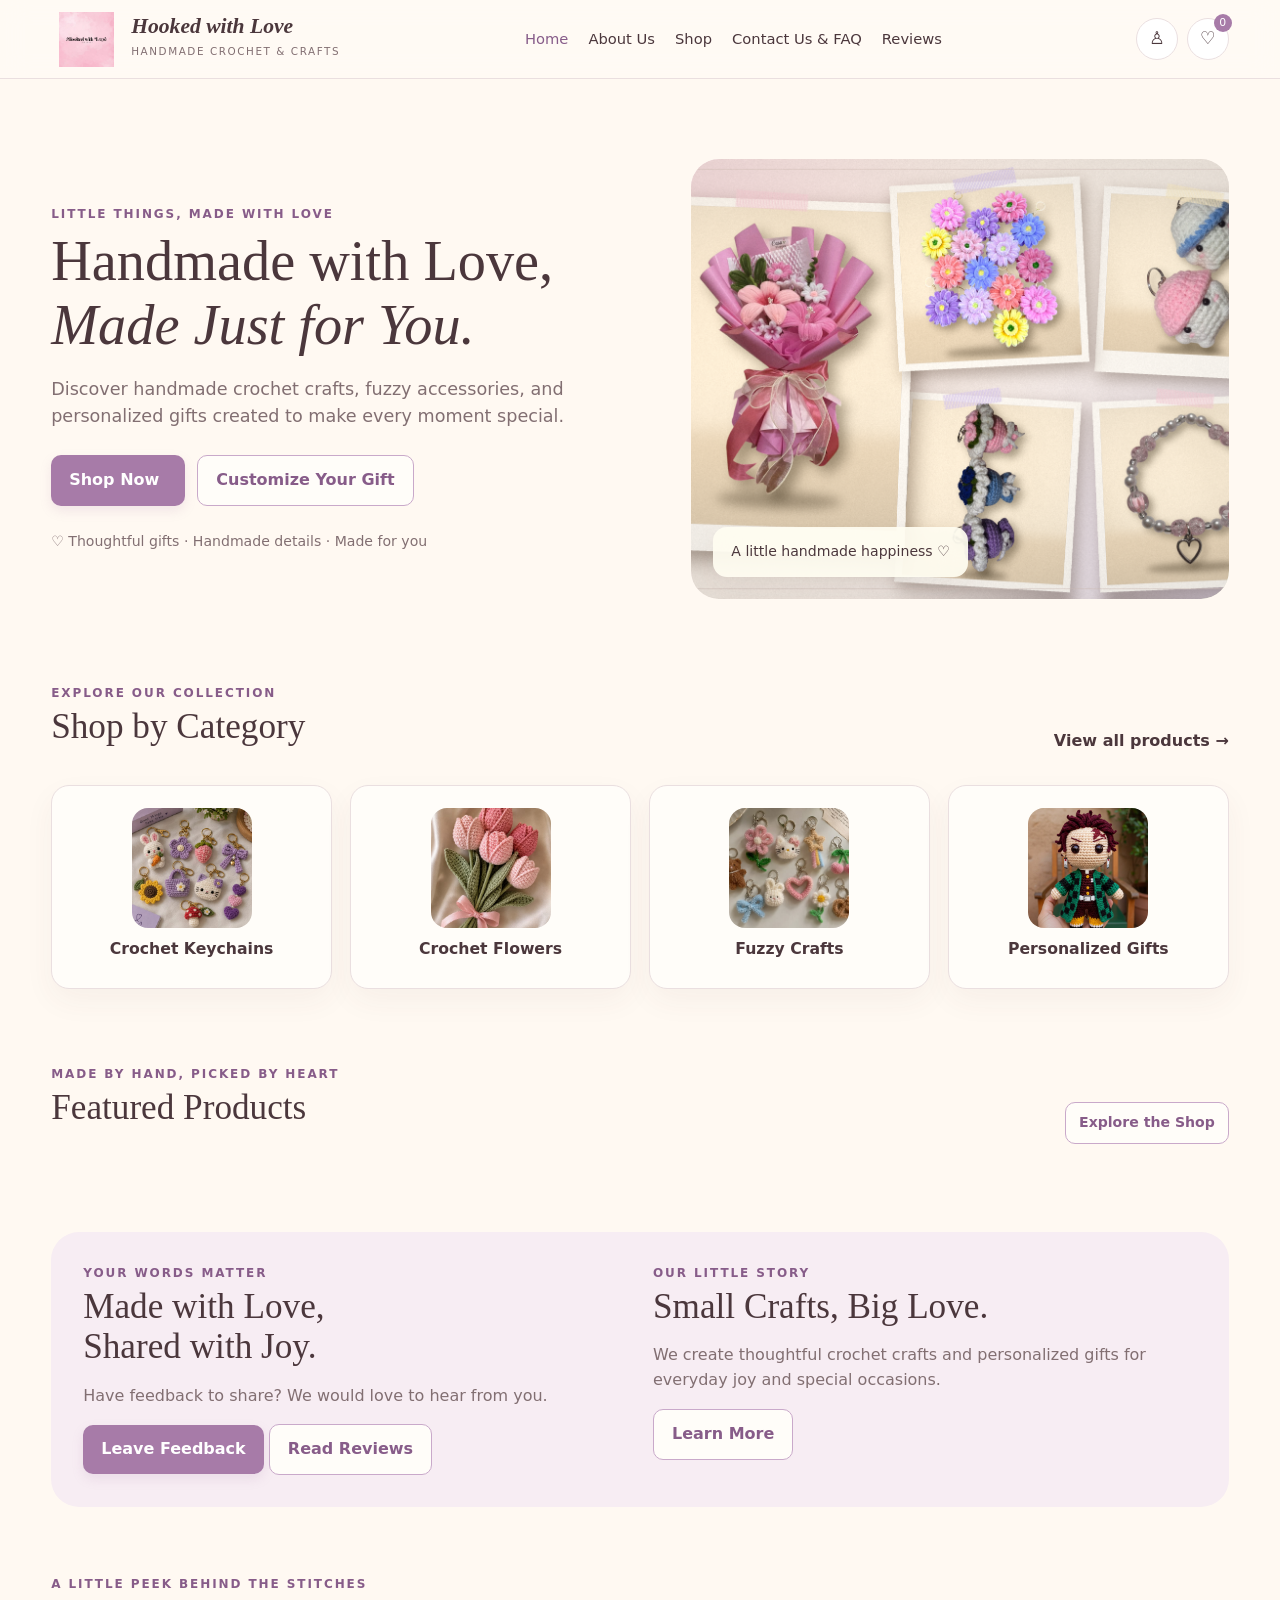
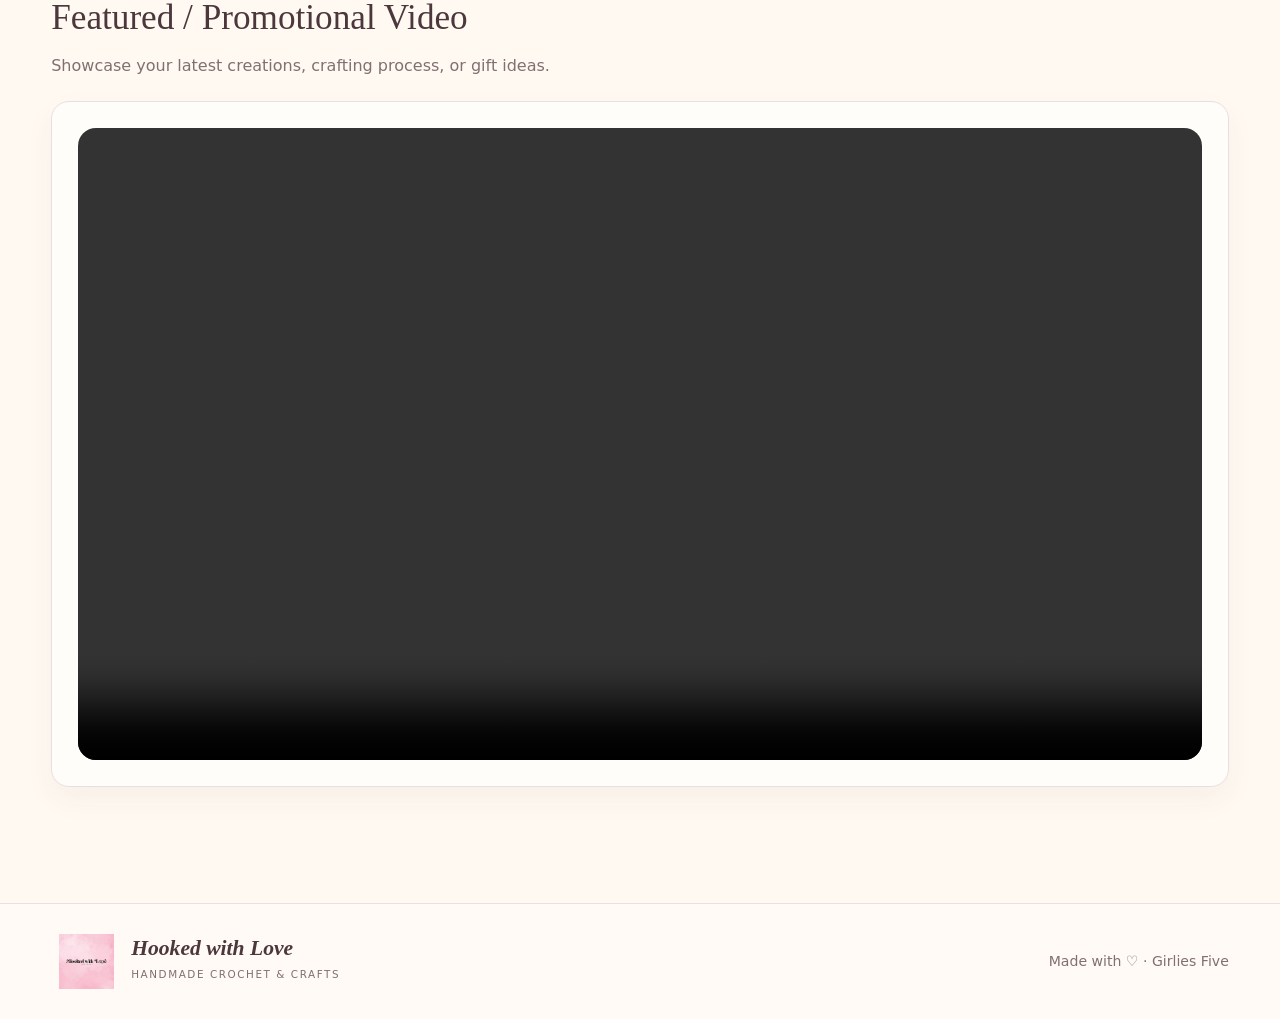
<file: index.html>
<!DOCTYPE html>

<html lang="en">
<head>
<meta charset="utf-8"/>
<meta content="width=device-width, initial-scale=1.0" name="viewport"/>
<title>Hooked with Love | Handmade with Heart</title>
<meta content="Hooked with Love — handmade crochet creations and customizable gifts." name="description"/>
<meta content="#fff9f2" name="theme-color"/>
<link href="https://pyscript.net/releases/2024.11.1/core.css" rel="stylesheet"/>
<script src="https://pyscript.net/releases/2024.11.1/core.js" type="module"></script>
<link rel="stylesheet" href="styles.css">
</head>
<body>
<div class="topbar">
<header class="wrap">
<a class="brand" href="home.html">
<img
    class="brand-logo"
    src="IMAGES/hookedwithlove_logo.png"
    alt="Hooked with Love — Handmade logo"
>
<span>
<span>
<strong>Hooked with Love</strong>
<small>Handmade crochet &amp; crafts</small>
</span>
</a>
<nav aria-label="Main navigation">
<a href="home.html" class="active">Home</a>
<a href="about.html">About Us</a>
<a href="shop.html">Shop</a>
<a href="contact.html">Contact Us &amp; FAQ</a>
<a href="reviews.html">Reviews</a>
</nav>
<div class="header-actions">
<div class="header-auth-control" id="authHeaderControl"></div>
<button aria-label="Customer profile" class="icon-btn" data-onclick="showPage('profile')" type="button">♙</button>
<button aria-label="Shopping cart" class="icon-btn" data-onclick="showPage('cart')" type="button">
            ♡<span class="count" id="cartCount">0</span>
</button>
</div>
</header>
</div>
<main class="wrap" style="flex:1;width:min(1180px,92%);">
<section class="page active" id="home">
<div class="hero">
<div class="hero-copy">
<div class="eyebrow">Little things, made with love</div>
<h1>Handmade with Love,<br/><em>Made Just for You.</em></h1>
<p>Discover handmade crochet crafts, fuzzy accessories, and personalized gifts created to make every moment special.</p>
<div class="hero-buttons">
<button class="btn btn-primary" data-onclick="showPage('shop')">Shop Now <span></span></button>
<button class="btn btn-secondary" data-onclick="showPage('customize')">Customize Your Gift</button>
</div>
<div class="subtle">♡ Thoughtful gifts · Handmade details · Made for you</div>
</div>
<div class="hero-image">
<img alt="Aesthetic handmade crochet collage for Hooked with Love" class="hero-collage" onerror="this.style.display='none';this.nextElementSibling.style.display='grid';" src="IMAGES/Aesthetic_Collage.png"/>
<div class="photo-fallback" style="display:none;width:100%;height:100%;min-height:440px;place-items:center;font-size:5rem;">🧶🌷🎀</div>
<div class="floating-note">A little handmade happiness ♡</div>
</div>
</div>
<div class="section">
<div class="section-head">
<div>
<div class="eyebrow">Explore our collection</div>
<h2>Shop by Category</h2>
</div>
<button class="btn btn-plain" data-onclick="showPage('shop')">View all products →</button>
</div>
<div class="grid">
<div class="category" data-onclick="filterCategory('Crochet Keychains')">
<img
    class="category-icon"
    src="IMAGES/crochet_keychains.jpg"
    alt="Crochet Keychains"
><h3>Crochet Keychains</h3>
</div>
<div class="category" data-onclick="filterCategory('Crochet Flowers')">
<img
    class="category-icon"
    src="IMAGES/crochet_flower.jpg"
    alt="Crochet Flowers"
><h3>Crochet Flowers</h3>
</div>
<div class="category" data-onclick="filterCategory('Fuzzy Crafts')">
<img
    class="category-icon"
    src="IMAGES/fuzzy_crafts.jpg"
    alt="Fuzzy Crafts"
><h3>Fuzzy Crafts</h3>
</div>
<div class="category" data-onclick="filterCategory('Personalized Gifts')">
<img
    class="category-icon"
    src="IMAGES/personalized_gifts.jpg"
    alt="Personalized Gifts"
><h3>Personalized Gifts</h3>
</div>
</div>
</div>
<div class="section">
<div class="section-head">
<div>
<div class="eyebrow">Made by hand, picked by heart</div>
<h2>Featured Products</h2>
</div>
<button class="btn btn-secondary btn-small" data-onclick="showPage('shop')">Explore the Shop</button>
</div>
<div class="grid" id="featuredGrid"></div>
</div>
<div class="section-tint split">
<div>
<div class="eyebrow">Your words matter</div>
<h2>Made with Love,<br/>Shared with Joy.</h2>
<p>Have feedback to share? We would love to hear from you.</p>
<button class="btn btn-primary" data-onclick="showPage('reviews')">Leave Feedback</button>
<button class="btn btn-secondary" data-onclick="showPage('reviews')">Read Reviews</button>
</div>
<div>
<div class="eyebrow">Our little story</div>
<h2>Small Crafts, Big Love.</h2>
<p>We create thoughtful crochet crafts and personalized gifts for everyday joy and special occasions.</p>
<button class="btn btn-secondary" data-onclick="showPage('about')">Learn More</button>
</div>
</div>
<div class="section">
<div class="section-head">
<div>
<div class="eyebrow">A little peek behind the stitches</div>
<h2>Featured / Promotional Video</h2>
<p>Showcase your latest creations, crafting process, or gift ideas.</p>
</div>
</div>
<div class="panel">
<video aria-label="Hooked with Love promotional video" class="video-frame" controls="" id="promoVideo" playsinline="" preload="metadata"></video>
</div>
</div>
</section>
<section class="page" id="login">
<button aria-label="Back" class="back" data-onclick="showPage('home')">‹</button>
<div class="page-title center">
<div class="eyebrow">Welcome back</div><h2>Log In</h2>
<p>Log in to shop, customize gifts, and manage your orders.</p>
</div>
<div class="form-card auth-card auth-screen">
<form data-onsubmit="return demoLogin(event)">
<div class="field">
<label for="loginEmail">Email Address</label>
<input id="loginEmail" placeholder="you@example.com" required="" type="email"/>
</div>
<div class="field">
<label for="loginPassword">Password</label>
<div class="password-wrap">
<input id="loginPassword" placeholder="Enter your password" required="" type="password"/>
<button aria-controls="loginPassword" class="password-toggle" data-onclick="togglePassword('loginPassword',this)" type="button">Show</button>
</div>
</div>
<button class="btn btn-primary wide" type="submit">Log In</button>
</form>
<div class="divider"></div>
<p class="center">New here? <button class="text-link" data-onclick="showPage('signup')">Create an Account</button></p>
</div>
</section>
<section class="page" id="signup">
<button aria-label="Back" class="back" data-onclick="showPage('login')">‹</button>
<div class="page-title center">
<div class="eyebrow">Join our little community</div><h2>Create an Account</h2>
<p>Create an account to save your profile and place orders. You can explore the shop anytime.</p>
</div>
<div class="form-card auth-card auth-screen">
<form data-onsubmit="return demoSignup(event)">
<div class="field"><label for="registerName">Full Name</label><input id="registerName" placeholder="Your full name" required=""/></div>
<div class="field"><label for="registerEmail">Email Address</label><input id="registerEmail" placeholder="you@example.com" required="" type="email"/></div>
<div class="field">
<label for="registerPassword">Password</label>
<div class="password-wrap">
<input id="registerPassword" placeholder="Create a password" required="" type="password"/>
<button class="password-toggle" data-onclick="togglePassword('registerPassword',this)" type="button">Show</button>
</div>
</div>
<div class="field">
<label for="registerConfirm">Confirm Password</label>
<div class="password-wrap">
<input id="registerConfirm" placeholder="Enter password again" required="" type="password"/>
<button class="password-toggle" data-onclick="togglePassword('registerConfirm',this)" type="button">Show</button>
</div>
</div>
<label class="subtle"><input id="termsAgree" required="" type="checkbox"/> I agree to the Terms and Conditions.</label>
<button class="btn btn-primary wide mt" type="submit">Sign Up</button>
</form>
<div class="divider"></div>
<p class="center">Already have an account? <button class="text-link" data-onclick="showPage('login')">Log In</button></p>
</div>
</section>
<section class="page" id="about">
<button class="back" data-onclick="showPage('home')">‹</button>
<div class="split page-title">
<div>
<div class="eyebrow">Our story</div>
<h2>A Little Love in Every Stitch.</h2>
<p>Hooked with Love is a handmade crafts business offering crochet products, fuzzy crafts, keychains, and personalized gifts. We believe small, thoughtful creations can make everyday moments feel special.</p>
<button class="btn btn-primary" data-onclick="showPage('shop')">Explore Our Products</button>
</div>
<div class="hero-image" style="min-height:280px">
<img alt="Handmade creations" class="hero-collage" onerror="this.style.display='none'" src="IMAGES/Aesthetic_Collage.png" style="height:280px"/>
</div>
</div>
<div class="grid">
<div class="panel"><h3>Our Mission</h3><p>To create thoughtful handmade gifts that celebrate creativity and personal connection.</p></div>
<div class="panel"><h3>Our Vision</h3><p>To make charming, personalized crafts accessible to more people.</p></div>
<div class="panel"><h3>Our Values</h3><p>Creativity, personalization, affordability, and care in every detail.</p></div>
<div class="panel"><h3>What We Create</h3><p>Crochet keychains, flowers, fuzzy crafts, and personalized gifts.</p></div>
</div>
<div class="section">
<h2>Meet Our Team</h2>
<p>The people behind Hooked with Love.</p>
<div class="grid team-grid">
<div class="category team-card"><div class="team-photo"><img alt="Ana Marie Y. Pasatiempo" onerror="this.style.display='none';this.nextElementSibling.style.display='grid'" src="IMAGES/pasatiempo.jpg"/><div class="team-placeholder">📷<span>pasatiempo.jpg</span></div></div><h3>Ana Marie Y. Pasatiempo</h3><p>Design &amp; Craft</p></div>
<div class="category team-card"><div class="team-photo"><img alt="Allana Michaela P. Arong" onerror="this.style.display='none';this.nextElementSibling.style.display='grid'" src="IMAGES/arong.png"/><div class="team-placeholder">📷<span>arong.png</span></div></div><h3>Allana Michaela P. Arong</h3><p>Product Planning</p></div>
<div class="category team-card"><div class="team-photo"><img alt="Lindy Mae U. Sorela" onerror="this.style.display='none';this.nextElementSibling.style.display='grid'" src="IMAGES/sorela.png"/><div class="team-placeholder">📷<span>sorela.png</span></div></div><h3>Lindy Mae U. Sorela</h3><p>Creative Direction</p></div>
<div class="category team-card"><div class="team-photo"><img alt="Nicole Faith S. Bontilao" onerror="this.style.display='none';this.nextElementSibling.style.display='grid'" src="IMAGES/bontilao.jpg"/><div class="team-placeholder">📷<span>bontilao.jpg</span></div></div><h3>Nicole Faith S. Bontilao</h3><p>Customer Experience</p></div>
<div class="category team-card"><div class="team-photo"><img alt="April Jane R. Mabatid" onerror="this.style.display='none';this.nextElementSibling.style.display='grid'" src="IMAGES/mabatid.png"/><div class="team-placeholder">📷<span>mabatid.png</span></div></div><h3>April Jane R. Mabatid</h3><p>Customer Experience</p></div>
</div>
</div>
</section>
<section class="page" id="shop">
<button class="back" data-onclick="showPage('home')">‹</button>
<div class="page-title">
<div class="eyebrow">Find your favorite</div>
<h2>Find Something Handmade with Love.</h2>
<p>Browse our collection of cute crochet crafts and thoughtful gifts.</p>
</div>
<div class="toolbar">
<input class="search" data-oninput="renderProducts()" id="searchInput" placeholder="Search for a product…"/>
<select class="search" data-onchange="renderProducts()" id="sortSelect" style="max-width:220px;min-width:180px">
<option value="featured">Sort: Featured</option>
<option value="low">Price: Low to High</option>
<option value="high">Price: High to Low</option>
<option value="name">Name: A to Z</option>
</select>
</div>
<div class="filters" id="filters"></div>
<div class="grid" id="shopGrid"></div>
<div class="empty hidden" id="noResults">
<div class="empty-icon">🔎</div><h3>No products found</h3>
<p>Try another search or choose a different category.</p>
<button class="btn btn-secondary" data-onclick="resetShop()">Clear Search</button>
</div>
</section>
<section class="page" id="product">
<button class="back" data-onclick="showPage('shop')">‹</button>
<div class="product-detail">
<div class="product-gallery">
<div class="thumbs">
<div class="thumb">🧸</div><div class="thumb">🧶</div><div class="thumb">🎀</div>
</div>
<div class="main-product-art" id="detailArt">🧸</div>
</div>
<div>
<div class="eyebrow">Handmade favorite</div>
<h2 id="detailName">Handmade Product</h2>
<div class="price" id="detailPrice" style="font-size:1.5rem">₱0</div>
<p id="detailDesc">A handmade accessory, perfect for everyday use or a thoughtful gift.</p>
<div class="field">
<label>Choose a Color</label>
<div class="swatches">
<button aria-label="Sage green" class="swatch selected" data-onclick="selectSwatch(this)" style="background:#a8b99a"></button>
<button aria-label="Pink" class="swatch" data-onclick="selectSwatch(this)" style="background:#f2bfc9"></button>
<button aria-label="Lavender" class="swatch" data-onclick="selectSwatch(this)" style="background:#c8b2d4"></button>
<button aria-label="Cream" class="swatch" data-onclick="selectSwatch(this)" style="background:#ead9b8"></button>
</div>
</div>
<div class="field">
<label>Quantity</label>
<div class="qty">
<button data-onclick="changeDetailQty(-1)">−</button>
<span id="detailQty">1</span>
<button data-onclick="changeDetailQty(1)">+</button>
</div>
</div>
<div class="hero-buttons">
<button class="btn btn-primary" data-onclick="addToCart()">Add to Cart</button>
<button class="btn btn-secondary" data-onclick="showPage('customize')">Customize This Product</button>
</div>
<div class="divider"></div>
<h3>Product Details</h3>
<p>Handmade-style design · Gentle care recommended · Preparation time confirmed with the seller.</p>
<span class="pill">Sample product information</span>
</div>
</div>
<div class="section"><h2>You May Also Like</h2><div class="grid" id="relatedGrid"></div></div>
</section>
<section class="page" id="customize">
<button aria-label="Back to Home" class="back" data-onclick="showPage('home')" title="Back to Home">‹</button>
<div class="page-title">
<div class="eyebrow">Made personal</div><h2>Make It Your Own.</h2>
<p>Choose the details that make your handmade gift feel special.</p>
</div>
<div class="split">
<div class="form-card">
<div class="field"><label for="customColor">Choose a Color</label><select id="customColor"><option>Sage Green</option><option>Blush Pink</option><option>Lavender</option><option>Cream</option></select></div>
<div class="field"><label for="customDesign">Choose a Design</label><select id="customDesign"><option>Classic Bear</option><option>Flower Charm</option><option>Mini Daisy</option></select></div>
<div class="field"><label for="customName">Personalized Name or Text</label><input id="customName" maxlength="20" placeholder="Enter a name (optional)"/></div>
<div class="field"><label for="giftMessage">Gift Message (Optional)</label><textarea id="giftMessage" placeholder="Write a short gift message..."></textarea></div>
<div class="field"><label for="customNotes">Customization Notes</label><textarea id="customNotes" placeholder="Any special requests?"></textarea></div>
<div class="field"><label for="customQty">Quantity</label><input data-oninput="updateCustomTotal()" id="customQty" max="20" min="1" type="number" value="1"/></div>
</div>
<div class="summary">
<div class="main-product-art" style="min-height:220px;font-size:6rem">
<img alt="Handmade gift inspiration" onerror="this.style.display='none'" src="IMAGES/Aesthetic_Collage.png" style="min-height:220px"/>
</div>
<h3>Customized Crochet Gift</h3>
<p>Sample base price</p>
<div class="summary-line"><span>Base price</span><strong>₱149</strong></div>
<div class="summary-line"><span>Example customization fee</span><strong>₱20</strong></div>
<div class="summary-line"><span>Quantity</span><strong id="customQtyLabel">1</strong></div>
<div class="summary-line total"><span>Estimated Total</span><strong id="customTotal">₱169</strong></div>
<p class="subtle">Customization fees are examples only. Final details may need confirmation.</p>
<button class="btn btn-primary wide" data-onclick="addCustomToCart()">Add Customized Item to Cart</button>
<button class="btn btn-secondary wide mt" data-onclick="showPage('home')">Cancel</button>
</div>
</div>
</section>
<section class="page" id="cart">
<button class="back" data-onclick="showPage('shop')">‹</button>
<div class="page-title"><div class="eyebrow">Almost yours</div><h2>Your Handmade Finds.</h2><p>Review your items before continuing to checkout.</p></div>
<div id="cartContent"></div>
</section>
<section class="page" id="checkout">
<button class="back" data-onclick="showPage('cart')">‹</button>
<div class="page-title"><h2>Checkout</h2><p>Enter your details and review your order.</p></div>
<div class="stepper"><span class="step">1 · Cart</span><span class="step active">2 · Checkout</span><span class="step">3 · Confirmation</span></div>
<form data-onsubmit="submitOrder(event)" id="checkoutForm">
<div class="cart-layout">
<div class="form-card">
<h3>Customer Information</h3>
<div class="field"><label for="fullName">Full Name *</label><input id="fullName" placeholder="Your full name" required=""/></div>
<div class="split">
<div class="field"><label for="email">Email Address *</label><input id="email" placeholder="you@example.com" required="" type="email"/></div>
<div class="field"><label for="phone">Phone Number *</label><input id="phone" placeholder="09XX XXX XXXX" required="" type="tel"/></div>
</div>
<h3>Delivery Address</h3>
<div class="split">
<div class="field"><label for="province">Province *</label><input id="province" placeholder="Province" required=""/></div>
<div class="field"><label for="city">City / Municipality *</label><input id="city" placeholder="City or municipality" required=""/></div>
</div>
<div class="split">
<div class="field"><label for="barangay">Barangay *</label><input id="barangay" placeholder="Barangay" required=""/></div>
<div class="field"><label for="street">Street Address *</label><input id="street" placeholder="Street, building, house no." required=""/></div>
</div>
<div class="field"><label for="orderNotes">Order Notes (Optional)</label><textarea id="orderNotes" placeholder="Delivery instructions or special requests"></textarea></div>
<label class="subtle"><input required="" type="checkbox"/> I confirm that my order details are correct.</label>
</div>
<div class="summary">
<h3>Order Summary</h3>
<div id="checkoutItems"></div>
<div class="summary-line"><span>Subtotal</span><strong id="checkoutSubtotal">₱0</strong></div>
<div class="summary-line"><span>Estimated Delivery Fee</span><strong>₱50</strong></div>
<div class="summary-line total"><span>Estimated Total</span><strong id="checkoutTotal">₱50</strong></div>
<div class="field mt"><label for="payment">Payment Method</label><select id="payment"><option>Cash on Delivery</option><option>Bank Transfer</option></select></div>
<div class="notice">Please contact us to confirm payment and delivery arrangements.</div>
<button class="btn btn-primary wide mt" type="submit">Place Order</button>
<button class="btn btn-secondary wide mt" data-onclick="showPage('cart')" type="button">Cancel Order</button>
</div>
</div>
</form>
</section>
<section class="page" id="confirmation">
<div class="form-card success">
<div class="success-icon">✓</div>
<div class="eyebrow">Order received</div>
<h2>Thank You for Choosing Handmade!</h2>
<p>Your order has been submitted successfully.</p>
<div class="panel" style="text-align:left;margin:24px 0">
<div class="summary-line"><span>Order Reference</span><strong id="orderRef">HL-0001</strong></div>
<div id="confirmationItems"></div>
<div class="summary-line total"><span>Estimated Total</span><strong id="confirmationTotal">₱0</strong></div>
<p class="subtle" id="confirmationCustomer"></p>
</div>
<div class="notice">Payment and delivery updates will be confirmed by our team.</div>
<div class="hero-buttons" style="justify-content:center">
<button class="btn btn-primary" data-onclick="showPage('shop')">Continue Shopping</button>
<button class="btn btn-secondary" data-onclick="showPage('home')">Back to Home</button>
<button class="btn btn-plain" data-onclick="showPage('tracking')">Track Order</button>
</div>
</div>
</section>
<section class="page" id="tracking">
<button class="back" data-onclick="showPage('home')">‹</button>
<div class="page-title"><div class="eyebrow">Order updates</div><h2>Track Your Handmade Order.</h2><p>Enter your order reference to view its status.</p></div>
<div class="form-card mb">
<form data-onsubmit="trackOrder(event)">
<div class="toolbar"><input class="search" id="trackRef" placeholder="Example: HL-0001" required=""/><button class="btn btn-primary" type="submit">Track Order</button></div>
</form>
</div>
<div class="split" id="trackingResult">
<div class="panel">
<h3>Order Timeline</h3>
<div class="timeline">
<div class="timeline-item"><strong>Order Received</strong><p>Order received</p></div>
<div class="timeline-item"><strong>Preparing</strong><p>Sample status</p></div>
<div class="timeline-item"><strong>Ready for Delivery</strong><p>Sample status</p></div>
<div class="timeline-item"><strong>Completed</strong><p>Sample status</p></div>
</div>
</div>
<div class="panel">
<h3>Order Summary</h3>
<p>Order reference: <strong id="trackDisplay">HL-0001</strong></p>
<p>Contact us if you need help with your order status.</p>
<button class="btn btn-secondary" data-onclick="showPage('profile')">View Order History</button>
</div>
</div>
</section>
<section class="page" id="reviews">
<button class="back" data-onclick="showPage('home')">‹</button>
<div class="page-title"><div class="eyebrow">We'd love to hear from you</div><h2>Your Feedback Means the World to Us.</h2><p>Tell us what you think about our handmade creations.</p></div>
<div class="review-layout">
<div class="form-card">
<h3>Write a Review</h3>
<form data-onsubmit="submitReview(event)">
<div class="field">
<label>Your Rating *</label>
<div aria-label="Choose a rating" class="stars" id="starPicker" role="group">
<button data-onclick="setStars(1)" data-star="1" type="button">☆</button>
<button data-onclick="setStars(2)" data-star="2" type="button">☆</button>
<button data-onclick="setStars(3)" data-star="3" type="button">☆</button>
<button data-onclick="setStars(4)" data-star="4" type="button">☆</button>
<button data-onclick="setStars(5)" data-star="5" type="button">☆</button>
</div>
</div>
<div class="field"><label for="reviewTitle">Review Title *</label><input id="reviewTitle" placeholder="Sum up your experience" required=""/></div>
<div class="field"><label for="reviewComment">Your Feedback *</label><textarea id="reviewComment" placeholder="Share your thoughts..." required=""></textarea></div>
<div class="field"><label for="reviewProduct">Product (Optional)</label><select id="reviewProduct"><option value="">Select a product</option></select></div>
<div class="field"><label for="reviewName">Display Name *</label><input id="reviewName" placeholder="Your name" required=""/></div>
<button class="btn btn-primary" type="submit">Submit Review</button>
<button class="btn btn-secondary" data-onclick="setStars(0)" type="reset">Clear Form</button>
</form>
</div>
<div>
<div class="panel mb">
<h3>Customer Reviews</h3>
<div id="ratingSummary"><div class="empty"><div class="empty-icon">♡</div><h3>No reviews yet</h3><p>Be the first to share your feedback.</p></div></div>
</div>
<div id="reviewList"></div>
<p class="subtle">Your reviews help other customers learn about our handmade products.</p>
</div>
</div>
</section>
<section class="page" id="contact">
<button aria-label="Back" class="back" data-onclick="showPage('home')">‹</button>
<div class="page-title"><div class="eyebrow">We would love to hear from you</div><h2>Contact Us &amp; FAQs</h2><p>Questions about custom gifts, pricing, or our handmade collection? Reach out through our social pages.</p></div>
<div class="split">
<div class="panel">
<h3>Find Hooked with Love</h3>
<p>Follow us for new creations, updates, and custom orders.</p>
<div class="toolbar">
<a aria-label="Facebook page" class="social-link" href="https://www.facebook.com/" rel="noopener" target="_blank"><svg aria-hidden="true" fill="currentColor" viewbox="0 0 24 24"><path d="M13.4 21v-8.2h2.8l.4-3.2h-3.2V7.5c0-.9.3-1.6 1.6-1.6h1.7V3.1c-.3 0-1.4-.1-2.6-.1-2.6 0-4.4 1.6-4.4 4.6v2H6.8v3.2h2.9V21z"></path></svg><span>Facebook Page ↗</span></a>
<a aria-label="Instagram page" class="social-link" href="https://www.instagram.com/" rel="noopener" target="_blank"><svg aria-hidden="true" fill="none" stroke="currentColor" stroke-width="2" viewbox="0 0 24 24"><rect height="18" rx="5" width="18" x="3" y="3"></rect><circle cx="12" cy="12" r="4"></circle><circle cx="17.5" cy="6.5" fill="currentColor" r="1" stroke="none"></circle></svg><span>Instagram ↗</span></a>
<a aria-label="TikTok page" class="social-link" href="https://www.tiktok.com/" rel="noopener" target="_blank"><svg aria-hidden="true" fill="currentColor" viewbox="0 0 24 24"><path d="M19.6 7.2a6.7 6.7 0 0 1-4.1-1.4v8.1a6.1 6.1 0 1 1-5.3-6.1v3.4a2.8 2.8 0 1 0 1.9 2.7V2.5h3.4c.2 2.2 1.8 4 4.1 4.3z"></path></svg><span>TikTok ↗</span></a>
</div>
<div class="divider"></div>
<p><strong>Business name:</strong> Hooked with Love</p>
<p><strong>Message us about:</strong> product availability, customization requests, estimated prices, and order questions.</p>
</div>
<div class="panel">
<h3>Frequently Asked Questions</h3>
<div aria-expanded="false" class="faq-item"><button aria-expanded="false" class="faq-question" data-faq="1" type="button"><span>1. What products do you offer?</span><span class="faq-mark">+</span></button><div class="faq-answer"><p>We offer crochet keychains, crochet flowers, fuzzy crafts, and personalized handmade gifts.</p></div></div>
<div aria-expanded="false" class="faq-item"><button aria-expanded="false" class="faq-question" data-faq="2" type="button"><span>2. Can I customize a product?</span><span class="faq-mark">+</span></button><div class="faq-answer"><p>Yes. You can request a color, design, or name customization. Final details and availability should be confirmed with the team.</p></div></div>
<div aria-expanded="false" class="faq-item"><button aria-expanded="false" class="faq-question" data-faq="3" type="button"><span>3. How much do products cost?</span><span class="faq-mark">+</span></button><div class="faq-answer"><p>Prices are listed with each product. The final price may vary based on materials, size, and customization.</p></div></div>
<div aria-expanded="false" class="faq-item"><button aria-expanded="false" class="faq-question" data-faq="4" type="button"><span>4. How long does an order take?</span><span class="faq-mark">+</span></button><div class="faq-answer"><p>Preparation time depends on the design and number of items. Please message us to confirm the estimated completion date.</p></div></div>
<div aria-expanded="false" class="faq-item"><button aria-expanded="false" class="faq-question" data-faq="5" type="button"><span>5. How can I ask about an order?</span><span class="faq-mark">+</span></button><div class="faq-answer"><p>Contact us through our social media page and include your name and order reference if you have one.</p></div></div>
<div aria-expanded="false" class="faq-item"><button aria-expanded="false" class="faq-question" data-faq="6" type="button"><span>6. Are online payment and delivery available here?</span><span class="faq-mark">+</span></button><div class="faq-answer"><p>Please contact us through our social pages to confirm current payment and delivery arrangements.</p></div></div>
</div>
</div>
</section>
<section class="page" id="profile">
<button class="back" data-onclick="showPage('home')">‹</button>
<div class="page-title"><div class="eyebrow">Your account</div><h2>My Profile</h2><p>Manage your profile and view your order history.</p></div>
<div class="profile-layout">
<aside class="panel side-menu">
<img alt="Profile picture" class="profile-avatar" id="profileAvatar" src="data:image/svg+xml,%3Csvg xmlns='http://www.w3.org/2000/svg' viewBox='0 0 120 120'%3E%3Crect width='120' height='120' rx='60' fill='%23f2e8f2'/%3E%3Ctext x='60' y='77' font-size='54' text-anchor='middle'%3E%E2%99%99%3C/text%3E%3C/svg%3E"/>
<label class="btn btn-secondary btn-small wide" for="profilePhotoInput">Change Picture</label>
<input accept="image/*" class="hidden" data-onchange="changeProfilePhoto(event)" id="profilePhotoInput" type="file"/>
<h3 class="center" id="profileDisplayName">Your Name</h3>
<p class="center subtle" id="profileDisplayEmail">your@email.com</p>
<div class="divider"></div>
<button class="active" data-onclick="profileTab('profileInfo',this)">Profile Information</button>
<button data-onclick="profileTab('profileOrders',this)">Order History</button>
<button data-onclick="profileTab('profileSettings',this)">Account Settings</button>
<button data-onclick="demoLogout()">Sign Out</button>
</aside>
<div>
<div class="panel profile-tab" id="profileInfo">
<h3>Profile Information</h3>
<div class="field"><label>Profile Picture</label><p class="subtle">Use Change Picture on the left to choose a photo from your device.</p></div>
<div class="field"><label>Full Name</label><input autocomplete="name" id="profileName" required="" value=""/></div>
<div class="field"><label>Email Address</label><input autocomplete="email" id="profileEmail" required="" type="email" value=""/></div>
<div class="field"><label>Phone Number</label><input autocomplete="tel" id="profilePhone" placeholder="Add phone number" type="tel" value=""/></div>
<button class="btn btn-primary" data-act="saveProfile">Save Changes</button>
</div>
<div class="panel profile-tab hidden" id="profileOrders">
<h3>Order History</h3>
<div id="profileOrderTable"><p>No orders yet. Place an order to see it here.</p></div>
</div>
<div class="panel profile-tab hidden" id="profileSettings">
<h3>Account Settings</h3>
<label><input type="checkbox"/> Receive product updates</label>
<div class="divider"></div>
<button class="btn btn-secondary" data-onclick="toast('Account settings are simulated.')">Save Preferences</button>
</div>
</div>
</div>
</section>
</main>
<footer>
<div class="wrap footer-row">
<a class="brand" href="home.html">
<img
    class="brand-logo"
    src="IMAGES/hookedwithlove_logo.png"
    alt="Hooked with Love — Handmade logo"
>
<span>
<span><strong>Hooked with Love</strong><small>Handmade crochet &amp; crafts</small></span>
</a>
<span class="subtle">Made with ♡ · Girlies Five</span>
</div>
</footer>
<div class="toast" id="toast" role="status"></div>
<script config="./pyscript.toml" src="./app.py" type="py"></script>
</body>
</html>
</file>
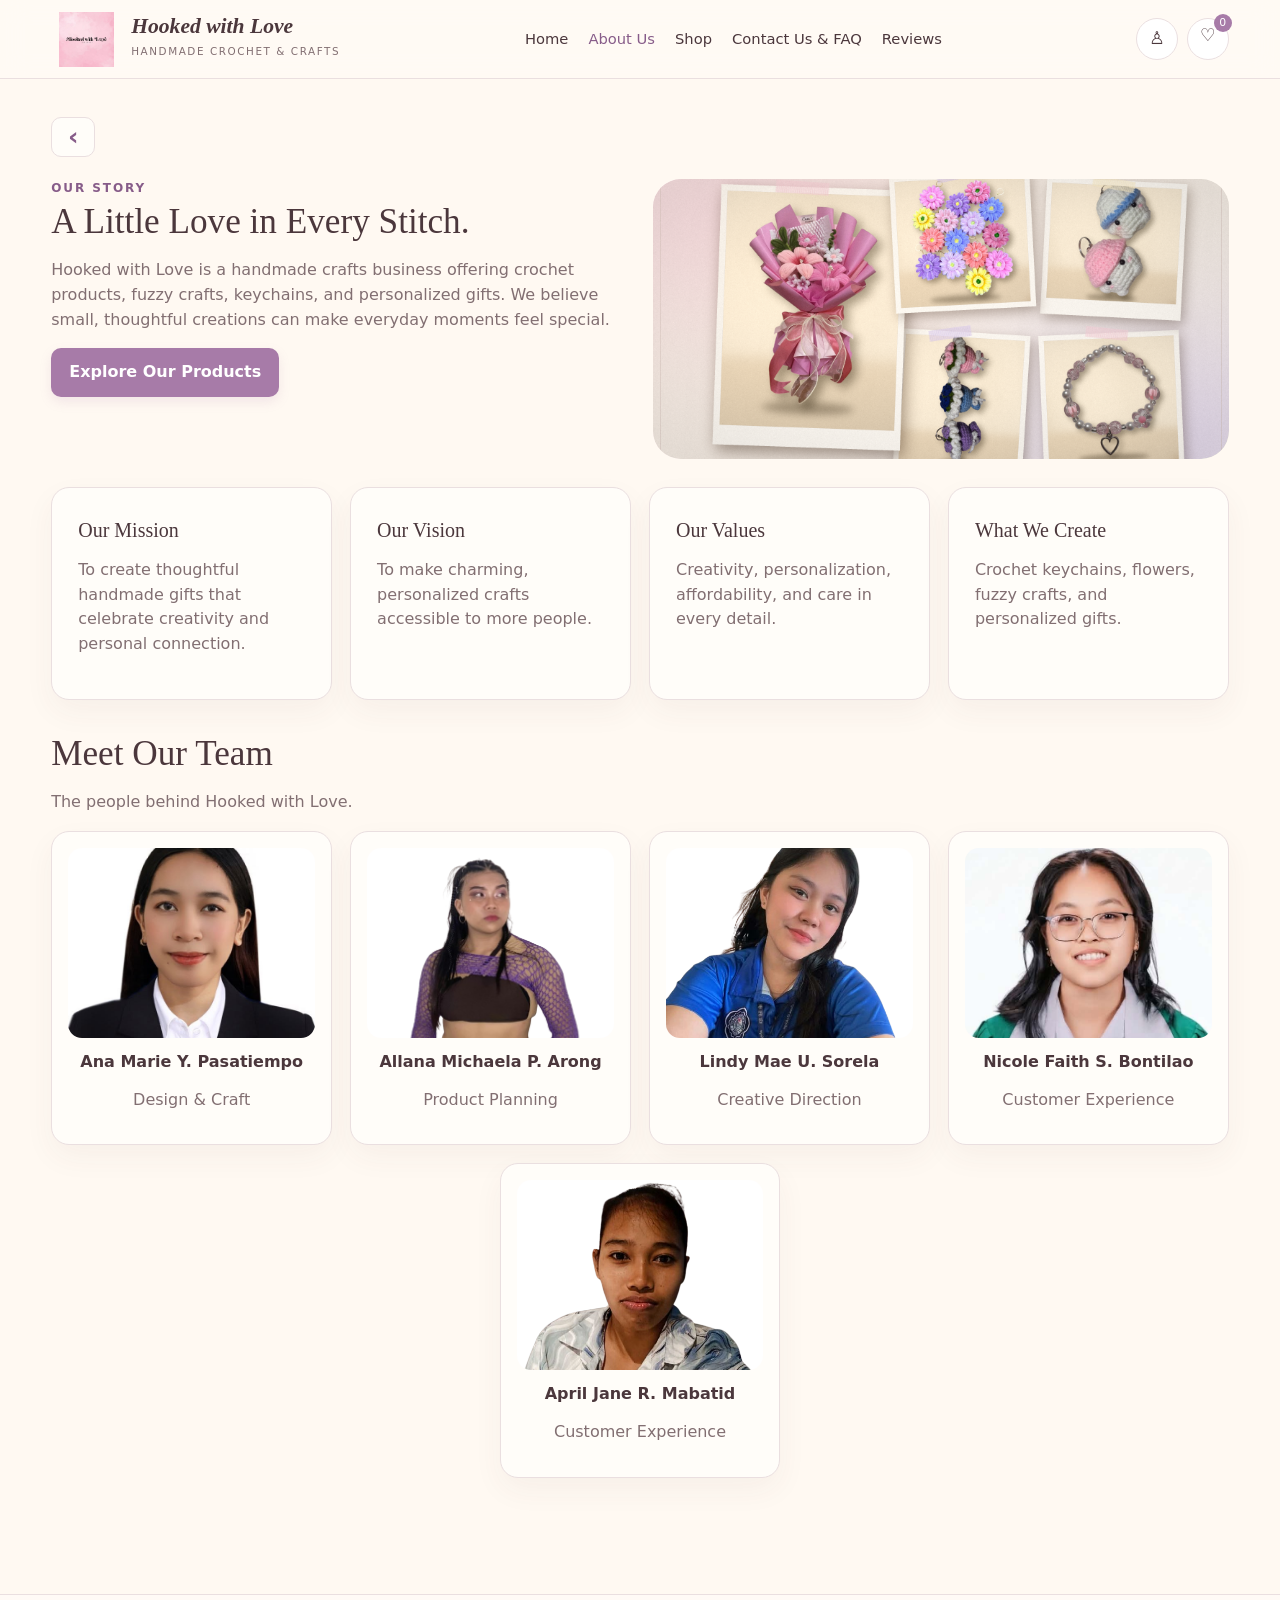
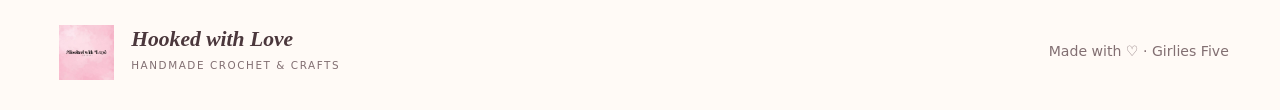
<file: about.html>
<!DOCTYPE html>
<html lang="en">
<head>
<meta charset="UTF-8">
<meta name="viewport" content="width=device-width, initial-scale=1.0">
<title>Hooked with Love | Handmade with Heart</title>
<meta name="description" content="Hooked with Love — handmade crochet creations and customizable gifts.">
<meta name="theme-color" content="#fff9f2">
<link rel="stylesheet" href="https://pyscript.net/releases/2024.11.1/core.css">
<link rel="stylesheet" href="styles.css">
<script type="module" src="https://pyscript.net/releases/2024.11.1/core.js"></script>
</head>
<body>
<div class="topbar">
<header class="wrap">
<a class="brand" href="home.html">
<img
    class="brand-logo"
    src="IMAGES/hookedwithlove_logo.png"
    alt="Hooked with Love — Handmade logo"
>
<span>
<strong>Hooked with Love</strong>
<small>Handmade crochet &amp; crafts</small>
</span>
</a>
<nav aria-label="Main navigation">
<a href="home.html">Home</a>
<a href="about.html" class="active">About Us</a>
<a href="shop.html">Shop</a>
<a href="contact.html">Contact Us &amp; FAQ</a>
<a href="reviews.html">Reviews</a>
</nav>
<div class="header-actions">
<div class="header-auth-control" id="authHeaderControl"></div>
<a aria-label="Customer profile" class="icon-btn" href="index.html#profile">♙</a>
<a aria-label="Shopping cart" class="icon-btn" href="index.html#cart">
            ♡<span class="count" id="cartCount">0</span>
</a>
</div>
</header>
</div>
<main class="wrap">
<section class="page active" id="about">
<button class="back" data-onclick="showPage('home')">‹</button>
<div class="split page-title">
<div>
<div class="eyebrow">Our story</div>
<h2>A Little Love in Every Stitch.</h2>
<p>Hooked with Love is a handmade crafts business offering crochet products, fuzzy crafts, keychains, and personalized gifts. We believe small, thoughtful creations can make everyday moments feel special.</p>
<button class="btn btn-primary" data-onclick="showPage('shop')">Explore Our Products</button>
</div>
<div class="hero-image" style="min-height:280px">
<img alt="Handmade creations" class="hero-collage" onerror="this.style.display='none'" src="IMAGES/Aesthetic_Collage.png" style="height:280px"/>
</div>
</div>
<div class="grid">
<div class="panel"><h3>Our Mission</h3><p>To create thoughtful handmade gifts that celebrate creativity and personal connection.</p></div>
<div class="panel"><h3>Our Vision</h3><p>To make charming, personalized crafts accessible to more people.</p></div>
<div class="panel"><h3>Our Values</h3><p>Creativity, personalization, affordability, and care in every detail.</p></div>
<div class="panel"><h3>What We Create</h3><p>Crochet keychains, flowers, fuzzy crafts, and personalized gifts.</p></div>
</div>
<div class="section">
<h2>Meet Our Team</h2>
<p>The people behind Hooked with Love.</p>
<div class="grid team-grid">
<div class="category team-card"><div class="team-photo"><img alt="Ana Marie Y. Pasatiempo" onerror="this.style.display='none';this.nextElementSibling.style.display='grid'" src="IMAGES/pasatiempo.jpg"/><div class="team-placeholder">📷<span>pasatiempo.jpg</span></div></div><h3>Ana Marie Y. Pasatiempo</h3><p>Design &amp; Craft</p></div>
<div class="category team-card"><div class="team-photo"><img alt="Allana Michaela P. Arong" onerror="this.style.display='none';this.nextElementSibling.style.display='grid'" src="IMAGES/arong.png"/><div class="team-placeholder">📷<span>arong.png</span></div></div><h3>Allana Michaela P. Arong</h3><p>Product Planning</p></div>
<div class="category team-card"><div class="team-photo"><img alt="Lindy Mae U. Sorela" onerror="this.style.display='none';this.nextElementSibling.style.display='grid'" src="IMAGES/sorela.png"/><div class="team-placeholder">📷<span>sorela.png</span></div></div><h3>Lindy Mae U. Sorela</h3><p>Creative Direction</p></div>
<div class="category team-card"><div class="team-photo"><img alt="Nicole Faith S. Bontilao" onerror="this.style.display='none';this.nextElementSibling.style.display='grid'" src="IMAGES/bontilao.jpg"/><div class="team-placeholder">📷<span>bontilao.jpg</span></div></div><h3>Nicole Faith S. Bontilao</h3><p>Customer Experience</p></div>
<div class="category team-card"><div class="team-photo"><img alt="April Jane R. Mabatid" onerror="this.style.display='none';this.nextElementSibling.style.display='grid'" src="IMAGES/mabatid.png"/><div class="team-placeholder">📷<span>mabatid.png</span></div></div><h3>April Jane R. Mabatid</h3><p>Customer Experience</p></div>
</div>
</div>
</section>
</main>
<footer>
<div class="wrap footer-row">
<a class="brand" href="home.html">
<img
    class="brand-logo"
    src="IMAGES/hookedwithlove_logo.png"
    alt="Hooked with Love — Handmade logo"
>
<span><strong>Hooked with Love</strong><small>Handmade crochet &amp; crafts</small></span>
</a>
<span class="subtle">Made with ♡ · Girlies Five</span>
</div>
</footer>
<div class="toast" id="toast" role="status" aria-live="polite"></div>
<script type="py" src="./app.py" config="./pyscript.toml"></script>
</body>
</html>
</file>
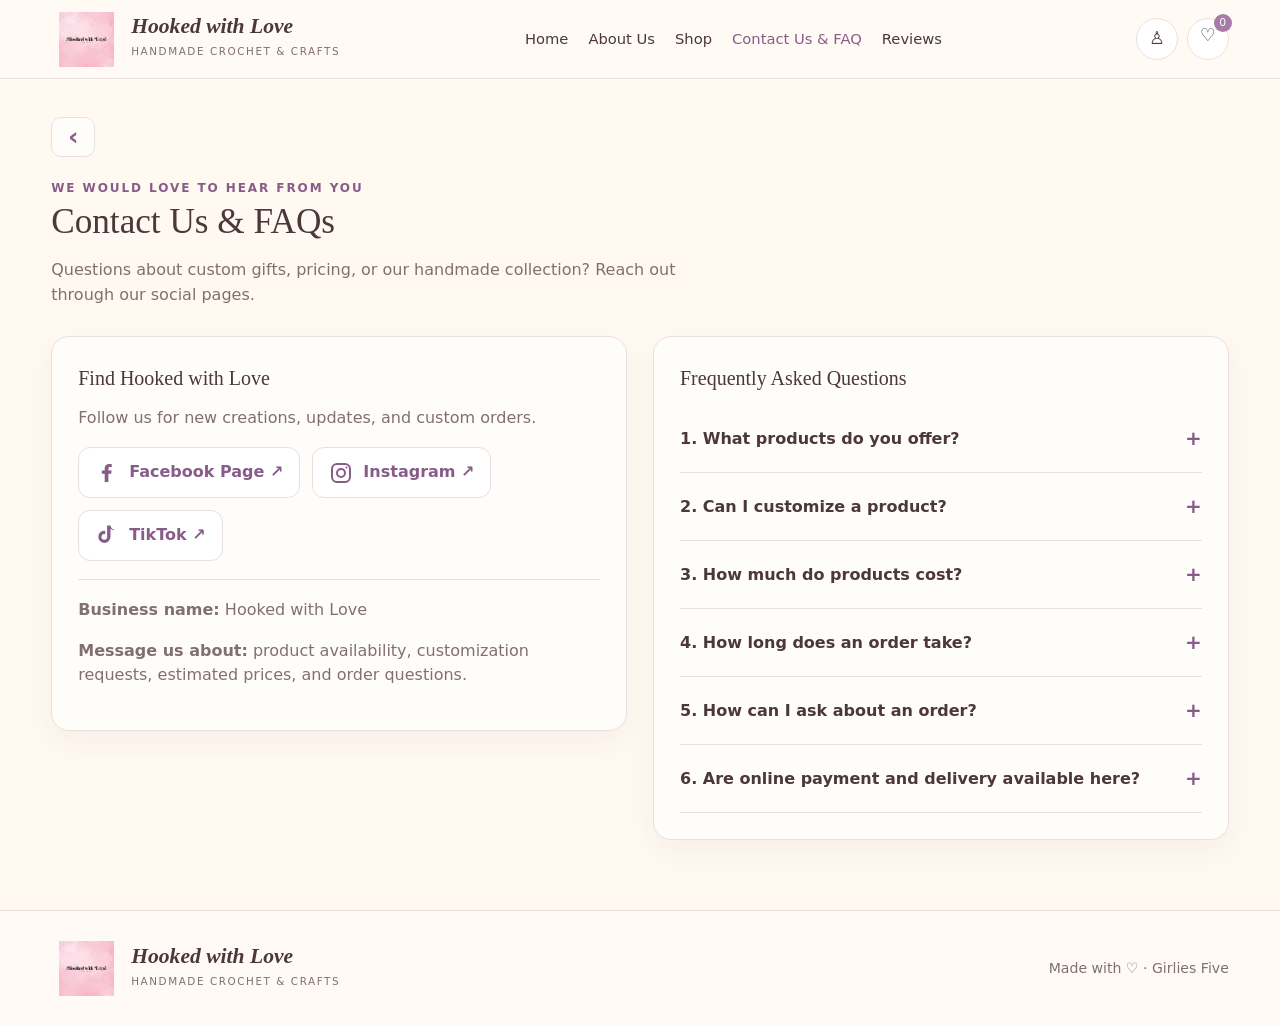
<file: contact.html>
<!DOCTYPE html>
<html lang="en">
<head>
<meta charset="UTF-8">
<meta name="viewport" content="width=device-width, initial-scale=1.0">
<title>Hooked with Love | Handmade with Heart</title>
<meta name="description" content="Hooked with Love — handmade crochet creations and customizable gifts.">
<meta name="theme-color" content="#fff9f2">
<link rel="stylesheet" href="https://pyscript.net/releases/2024.11.1/core.css">
<link rel="stylesheet" href="styles.css">
<script type="module" src="https://pyscript.net/releases/2024.11.1/core.js"></script>
</head>
<body>
<div class="topbar">
<header class="wrap">
<a class="brand" href="home.html">
<img
    class="brand-logo"
    src="IMAGES/hookedwithlove_logo.png"
    alt="Hooked with Love — Handmade logo"
>
<span>
<strong>Hooked with Love</strong>
<small>Handmade crochet &amp; crafts</small>
</span>
</a>
<nav aria-label="Main navigation">
<a href="home.html">Home</a>
<a href="about.html">About Us</a>
<a href="shop.html">Shop</a>
<a href="contact.html" class="active">Contact Us &amp; FAQ</a>
<a href="reviews.html">Reviews</a>
</nav>
<div class="header-actions">
<div class="header-auth-control" id="authHeaderControl"></div>
<a aria-label="Customer profile" class="icon-btn" href="index.html#profile">♙</a>
<a aria-label="Shopping cart" class="icon-btn" href="index.html#cart">
            ♡<span class="count" id="cartCount">0</span>
</a>
</div>
</header>
</div>
<main class="wrap">
<section class="page active" id="contact">
<button aria-label="Back" class="back" data-onclick="showPage('home')">‹</button>
<div class="page-title"><div class="eyebrow">We would love to hear from you</div><h2>Contact Us &amp; FAQs</h2><p>Questions about custom gifts, pricing, or our handmade collection? Reach out through our social pages.</p></div>
<div class="split">
<div class="panel">
<h3>Find Hooked with Love</h3>
<p>Follow us for new creations, updates, and custom orders.</p>
<div class="toolbar">
<a aria-label="Facebook page" class="social-link" href="https://web.facebook.com/photo/?fbid=122174607200709773&set=a.122104714892709773/" rel="noopener" target="_blank"><svg aria-hidden="true" fill="currentColor" viewbox="0 0 24 24"><path d="M13.4 21v-8.2h2.8l.4-3.2h-3.2V7.5c0-.9.3-1.6 1.6-1.6h1.7V3.1c-.3 0-1.4-.1-2.6-.1-2.6 0-4.4 1.6-4.4 4.6v2H6.8v3.2h2.9V21z"></path></svg><span>Facebook Page ↗</span></a>
<a aria-label="Instagram page" class="social-link" href="https://www.instagram.com/hookedwith.lovee//" rel="noopener" target="_blank"><svg aria-hidden="true" fill="none" stroke="currentColor" stroke-width="2" viewbox="0 0 24 24"><rect height="18" rx="5" width="18" x="3" y="3"></rect><circle cx="12" cy="12" r="4"></circle><circle cx="17.5" cy="6.5" fill="currentColor" r="1" stroke="none"></circle></svg><span>Instagram ↗</span></a>
<a aria-label="TikTok page" class="social-link" href="https://www.tiktok.com/" rel="noopener" target="_blank"><svg aria-hidden="true" fill="currentColor" viewbox="0 0 24 24"><path d="M19.6 7.2a6.7 6.7 0 0 1-4.1-1.4v8.1a6.1 6.1 0 1 1-5.3-6.1v3.4a2.8 2.8 0 1 0 1.9 2.7V2.5h3.4c.2 2.2 1.8 4 4.1 4.3z"></path></svg><span>TikTok ↗</span></a>
</div>
<div class="divider"></div>
<p><strong>Business name:</strong> Hooked with Love</p>
<p><strong>Message us about:</strong> product availability, customization requests, estimated prices, and order questions.</p>
</div>
<div class="panel">
<h3>Frequently Asked Questions</h3>
<div aria-expanded="false" class="faq-item"><button aria-expanded="false" class="faq-question" data-faq="1" type="button"><span>1. What products do you offer?</span><span class="faq-mark">+</span></button><div class="faq-answer"><p>We offer crochet keychains, crochet flowers, fuzzy crafts, and personalized handmade gifts.</p></div></div>
<div aria-expanded="false" class="faq-item"><button aria-expanded="false" class="faq-question" data-faq="2" type="button"><span>2. Can I customize a product?</span><span class="faq-mark">+</span></button><div class="faq-answer"><p>Yes. You can request a color, design, or name customization. Final details and availability should be confirmed with the team.</p></div></div>
<div aria-expanded="false" class="faq-item"><button aria-expanded="false" class="faq-question" data-faq="3" type="button"><span>3. How much do products cost?</span><span class="faq-mark">+</span></button><div class="faq-answer"><p>Prices are listed with each product. The final price may vary based on materials, size, and customization.</p></div></div>
<div aria-expanded="false" class="faq-item"><button aria-expanded="false" class="faq-question" data-faq="4" type="button"><span>4. How long does an order take?</span><span class="faq-mark">+</span></button><div class="faq-answer"><p>Preparation time depends on the design and number of items. Please message us to confirm the estimated completion date.</p></div></div>
<div aria-expanded="false" class="faq-item"><button aria-expanded="false" class="faq-question" data-faq="5" type="button"><span>5. How can I ask about an order?</span><span class="faq-mark">+</span></button><div class="faq-answer"><p>Contact us through our social media page and include your name and order reference if you have one.</p></div></div>
<div aria-expanded="false" class="faq-item"><button aria-expanded="false" class="faq-question" data-faq="6" type="button"><span>6. Are online payment and delivery available here?</span><span class="faq-mark">+</span></button><div class="faq-answer"><p>Please contact us through our social pages to confirm current payment and delivery arrangements.</p></div></div>
</div>
</div>
</section>
</main>
<footer>
<div class="wrap footer-row">
<a class="brand" href="home.html">
<img
    class="brand-logo"
    src="IMAGES/hookedwithlove_logo.png"
    alt="Hooked with Love — Handmade logo"
>
<span><strong>Hooked with Love</strong><small>Handmade crochet &amp; crafts</small></span>
</a>
<span class="subtle">Made with ♡ · Girlies Five</span>
</div>
</footer>
<div class="toast" id="toast" role="status" aria-live="polite"></div>
<script type="py" src="./app.py" config="./pyscript.toml"></script>
</body>
</html>
</file>
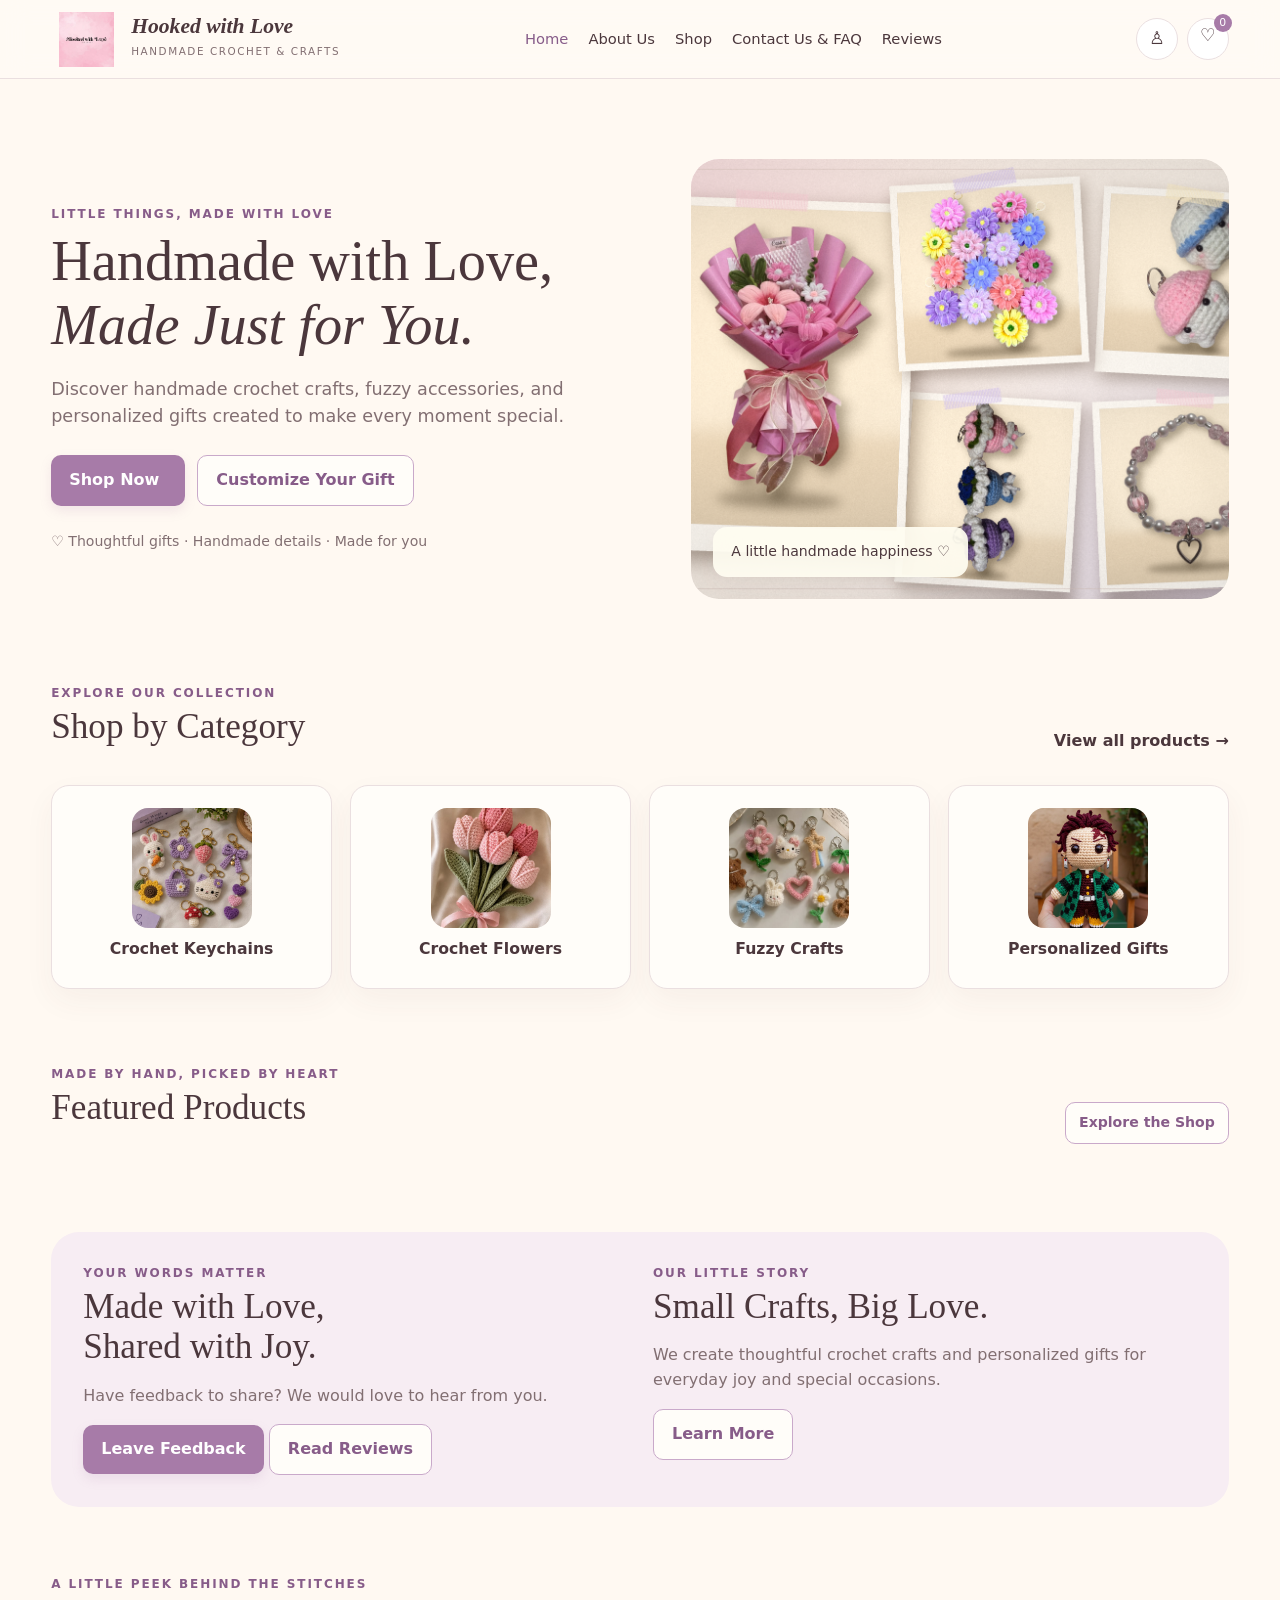
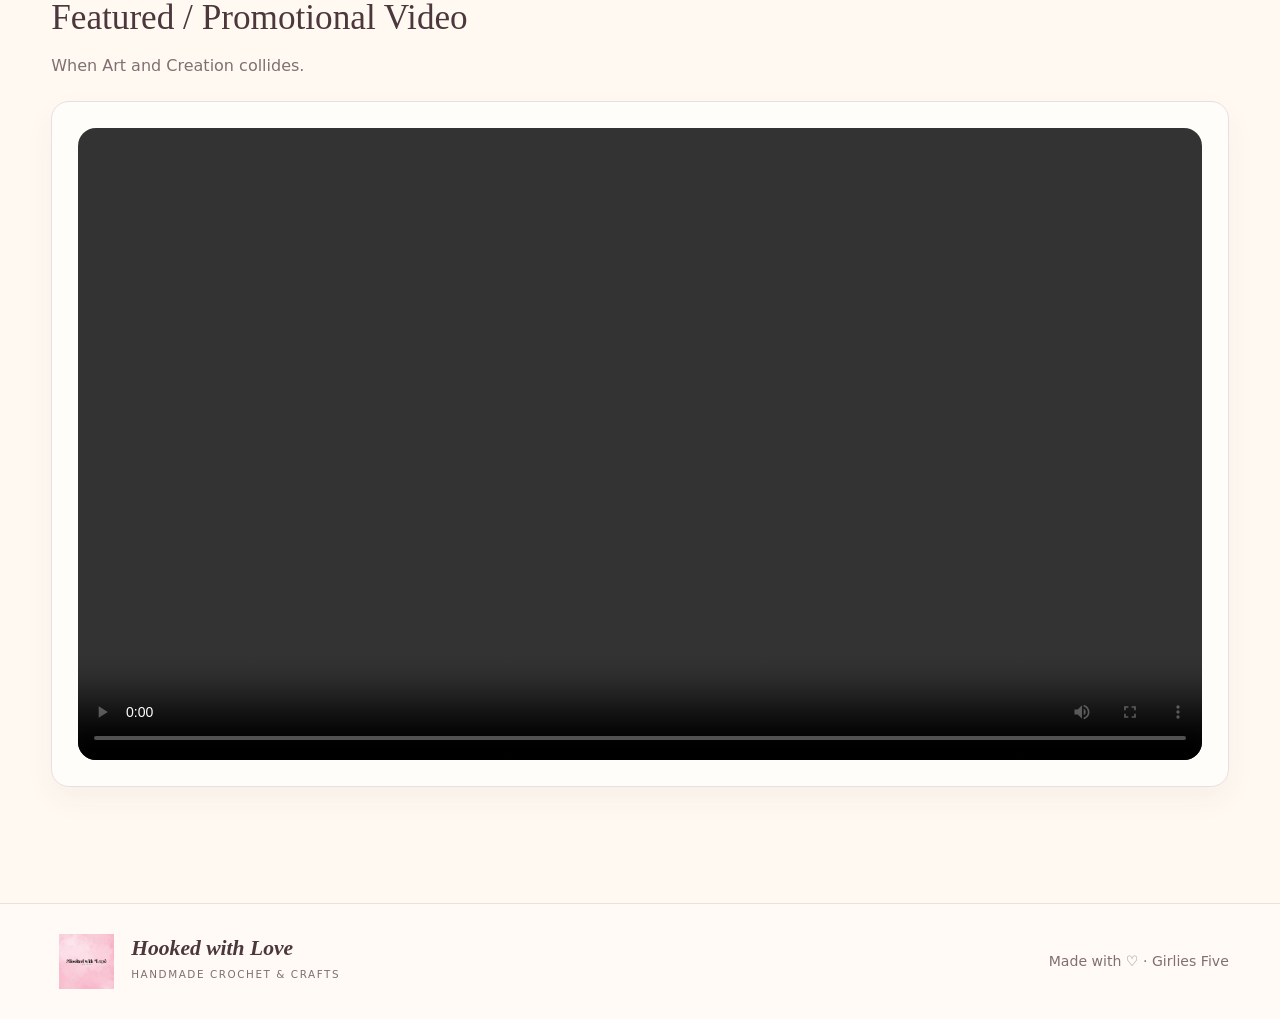
<file: home.html>
<!DOCTYPE html>
<html lang="en">
<head>
<meta charset="UTF-8">
<meta name="viewport" content="width=device-width, initial-scale=1.0">
<title>Hooked with Love | Handmade with Heart</title>
<meta name="description" content="Hooked with Love — handmade crochet creations and customizable gifts.">
<meta name="theme-color" content="#fff9f2">
<link rel="stylesheet" href="https://pyscript.net/releases/2024.11.1/core.css">
<link rel="stylesheet" href="styles.css">
<script type="module" src="https://pyscript.net/releases/2024.11.1/core.js"></script>
</head>
<body>
<div class="topbar">
<header class="wrap">
<a class="brand" href="home.html" class="active">
<img
    class="brand-logo"
    src="IMAGES/hookedwithlove_logo.png"
    alt="Hooked with Love — Handmade logo"
>
<span>
<strong>Hooked with Love</strong>
<small>Handmade crochet &amp; crafts</small>
</span>
</a>
<nav aria-label="Main navigation">
<a href="home.html" class="active">Home</a>
<a href="about.html">About Us</a>
<a href="shop.html">Shop</a>
<a href="contact.html">Contact Us &amp; FAQ</a>
<a href="reviews.html">Reviews</a>
</nav>
<div class="header-actions">
<div class="header-auth-control" id="authHeaderControl"></div>
<a aria-label="Customer profile" class="icon-btn" href="index.html#profile">♙</a>
<a aria-label="Shopping cart" class="icon-btn" href="index.html#cart">
            ♡<span class="count" id="cartCount">0</span>
</a>
</div>
</header>
</div>
<main class="wrap">
<section class="page active" id="home">
<div class="hero">
<div class="hero-copy">
<div class="eyebrow">Little things, made with love</div>
<h1>Handmade with Love,<br/><em>Made Just for You.</em></h1>
<p>Discover handmade crochet crafts, fuzzy accessories, and personalized gifts created to make every moment special.</p>
<div class="hero-buttons">
<button class="btn btn-primary" data-onclick="showPage('shop')">Shop Now <span></span></button>
<button class="btn btn-secondary" data-onclick="showPage('customize')">Customize Your Gift</button>
</div>
<div class="subtle">♡ Thoughtful gifts · Handmade details · Made for you</div>
</div>
<div class="hero-image">
<img alt="Aesthetic handmade crochet collage for Hooked with Love" class="hero-collage" onerror="this.style.display='none';this.nextElementSibling.style.display='grid';" src="IMAGES/Aesthetic_Collage.png"/>
<div class="photo-fallback" style="display:none;width:100%;height:100%;min-height:440px;place-items:center;font-size:5rem;">🧶🌷🎀</div>
<div class="floating-note">A little handmade happiness ♡</div>
</div>
</div>
<div class="section">
<div class="section-head">
<div>
<div class="eyebrow">Explore our collection</div>
<h2>Shop by Category</h2>
</div>
<button class="btn btn-plain" data-onclick="showPage('shop')">View all products →</button>
</div>
<div class="grid">
<div class="category" data-onclick="filterCategory('Crochet Keychains')">
<img
    class="category-icon"
    src="IMAGES/crochet_keychains.jpg"
    alt="Crochet Keychains"
><h3>Crochet Keychains</h3>
</div>
<div class="category" data-onclick="filterCategory('Crochet Flowers')">
<img
    class="category-icon"
    src="IMAGES/crochet_flower.jpg"
    alt="Crochet Flowers"
><h3>Crochet Flowers</h3>
</div>
<div class="category" data-onclick="filterCategory('Fuzzy Crafts')">
<img
    class="category-icon"
    src="IMAGES/fuzzy_crafts.jpg"
    alt="Fuzzy Crafts"
><h3>Fuzzy Crafts</h3>
</div>
<div class="category" data-onclick="filterCategory('Personalized Gifts')">
<img
    class="category-icon"
    src="IMAGES/personalized_gifts.jpg"
    alt="Personalized Gifts"
><h3>Personalized Gifts</h3>
</div>
</div>
</div>
<div class="section">
<div class="section-head">
<div>
<div class="eyebrow">Made by hand, picked by heart</div>
<h2>Featured Products</h2>
</div>
<button class="btn btn-secondary btn-small" data-onclick="showPage('shop')">Explore the Shop</button>
</div>
<div class="grid" id="featuredGrid"></div>
</div>
<div class="section-tint split">
<div>
<div class="eyebrow">Your words matter</div>
<h2>Made with Love,<br/>Shared with Joy.</h2>
<p>Have feedback to share? We would love to hear from you.</p>
<button class="btn btn-primary" data-onclick="showPage('reviews')">Leave Feedback</button>
<button class="btn btn-secondary" data-onclick="showPage('reviews')">Read Reviews</button>
</div>
<div>
<div class="eyebrow">Our little story</div>
<h2>Small Crafts, Big Love.</h2>
<p>We create thoughtful crochet crafts and personalized gifts for everyday joy and special occasions.</p>
<button class="btn btn-secondary" data-onclick="showPage('about')">Learn More</button>
</div>
</div>
<div class="section">
<div class="section-head">
<div>
<div class="eyebrow">A little peek behind the stitches</div>
<h2>Featured / Promotional Video</h2>
<p>When Art and Creation collides.</p>
</div>
</div>
<div class="panel">
<video aria-label="Hooked with Love promotional video" class="video-frame" controls="" id="promoVideo" playsinline="" preload="metadata"></video>
</div>
</div>
</section>
</main>
<footer>
<div class="wrap footer-row">
<a class="brand" href="home.html">
<img
    class="brand-logo"
    src="IMAGES/hookedwithlove_logo.png"
    alt="Hooked with Love — Handmade logo"
>
<span><strong>Hooked with Love</strong><small>Handmade crochet &amp; crafts</small></span>
</a>
<span class="subtle">Made with ♡ · Girlies Five</span>
</div>
</footer>
<div class="toast" id="toast" role="status" aria-live="polite"></div>
<script type="py" src="./app.py" config="./pyscript.toml"></script>
</body>
</html>
</file>
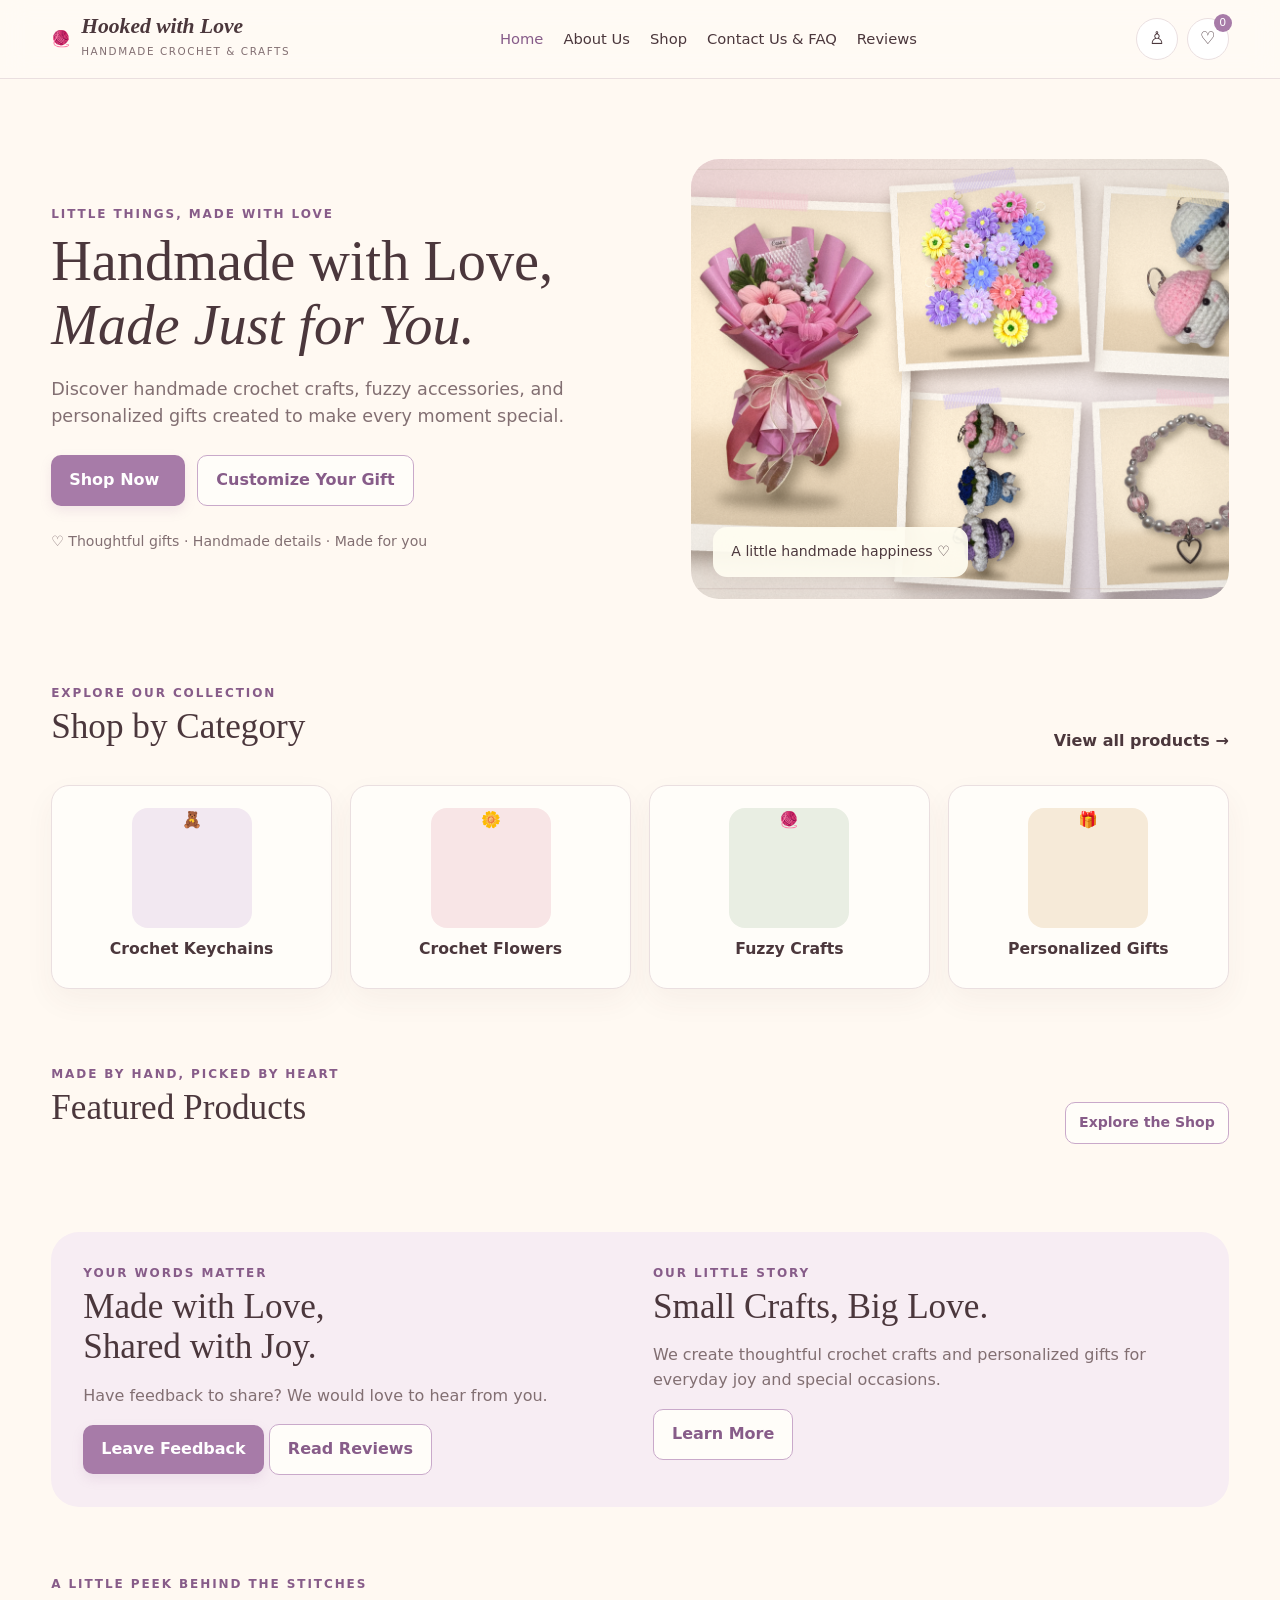
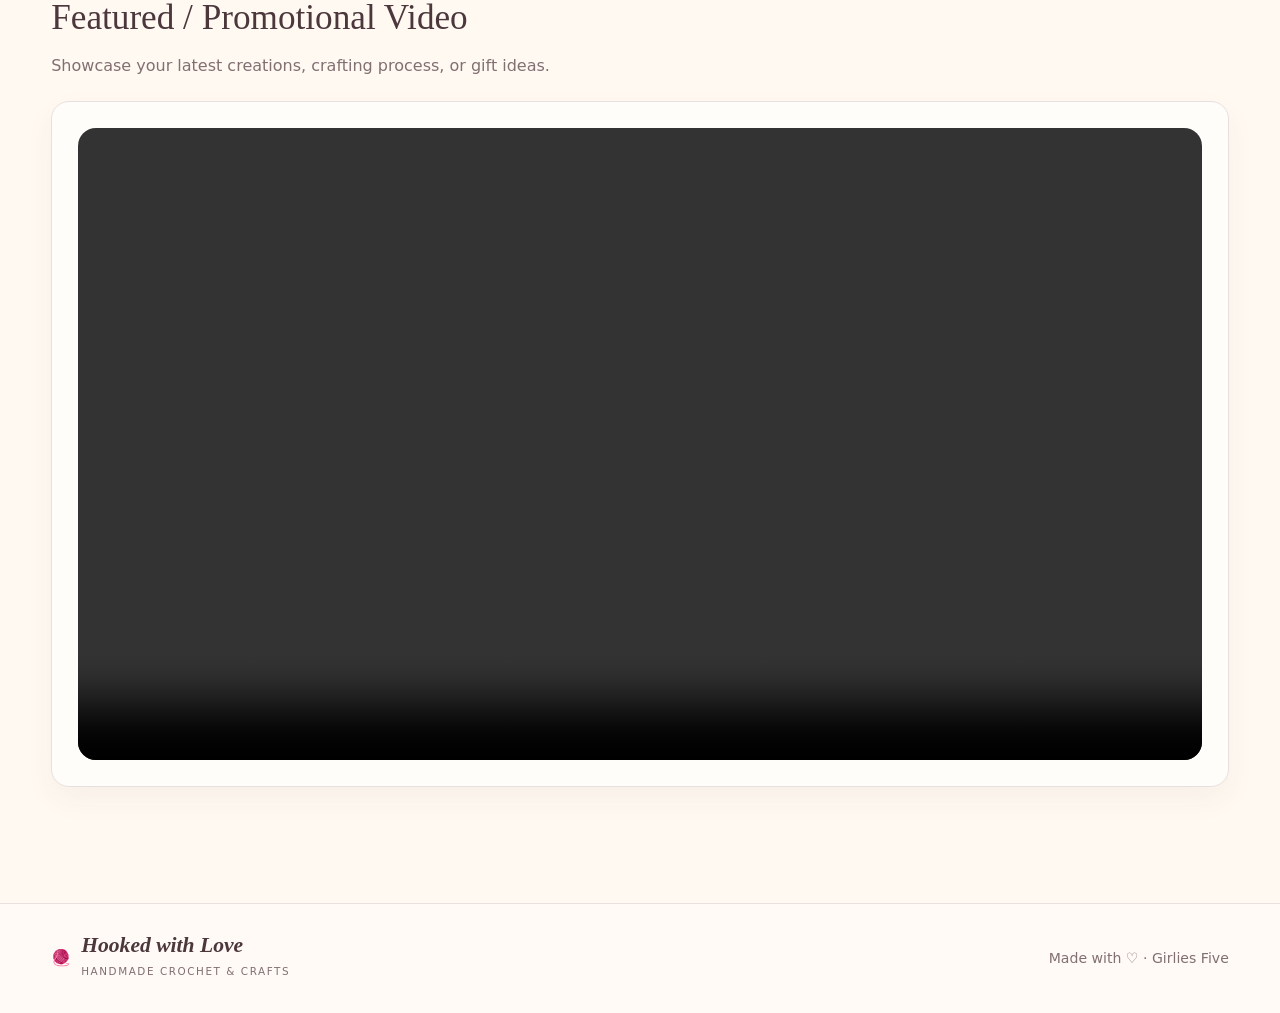
<file: html.html>
<!DOCTYPE html>

<html lang="en">
<head>
<meta charset="utf-8"/>
<meta content="width=device-width, initial-scale=1.0" name="viewport"/>
<title>Hooked with Love | Handmade with Heart</title>
<meta content="Hooked with Love — handmade crochet creations and customizable gifts." name="description"/>
<meta content="#fff9f2" name="theme-color"/>
<link href="https://pyscript.net/releases/2024.11.1/core.css" rel="stylesheet"/>
<script src="https://pyscript.net/releases/2024.11.1/core.js" type="module"></script>
<link rel="stylesheet" href="styles.css">
</head>
<body>
<div class="topbar">
<header class="wrap">
<a class="brand" href="home.html">
<span class="brandmark">🧶</span>
<span>
<strong>Hooked with Love</strong>
<small>Handmade crochet &amp; crafts</small>
</span>
</a>
<nav aria-label="Main navigation">
<a href="home.html" class="active">Home</a>
<a href="about.html">About Us</a>
<a href="shop.html">Shop</a>
<a href="contact.html">Contact Us &amp; FAQ</a>
<a href="reviews.html">Reviews</a>
</nav>
<div class="header-actions">
<div class="header-auth-control" id="authHeaderControl"></div>
<button aria-label="Customer profile" class="icon-btn" data-onclick="showPage('profile')" type="button">♙</button>
<button aria-label="Shopping cart" class="icon-btn" data-onclick="showPage('cart')" type="button">
            ♡<span class="count" id="cartCount">0</span>
</button>
</div>
</header>
</div>
<main class="wrap" style="flex:1;width:min(1180px,92%);">
<section class="page active" id="home">
<div class="hero">
<div class="hero-copy">
<div class="eyebrow">Little things, made with love</div>
<h1>Handmade with Love,<br/><em>Made Just for You.</em></h1>
<p>Discover handmade crochet crafts, fuzzy accessories, and personalized gifts created to make every moment special.</p>
<div class="hero-buttons">
<button class="btn btn-primary" data-onclick="showPage('shop')">Shop Now <span></span></button>
<button class="btn btn-secondary" data-onclick="showPage('customize')">Customize Your Gift</button>
</div>
<div class="subtle">♡ Thoughtful gifts · Handmade details · Made for you</div>
</div>
<div class="hero-image">
<img alt="Aesthetic handmade crochet collage for Hooked with Love" class="hero-collage" onerror="this.style.display='none';this.nextElementSibling.style.display='grid';" src="IMAGES/Aesthetic_Collage.png"/>
<div class="photo-fallback" style="display:none;width:100%;height:100%;min-height:440px;place-items:center;font-size:5rem;">🧶🌷🎀</div>
<div class="floating-note">A little handmade happiness ♡</div>
</div>
</div>
<div class="section">
<div class="section-head">
<div>
<div class="eyebrow">Explore our collection</div>
<h2>Shop by Category</h2>
</div>
<button class="btn btn-plain" data-onclick="showPage('shop')">View all products →</button>
</div>
<div class="grid">
<div class="category" data-onclick="filterCategory('Crochet Keychains')">
<div class="category-icon">🧸</div><h3>Crochet Keychains</h3>
</div>
<div class="category" data-onclick="filterCategory('Crochet Flowers')">
<div class="category-icon">🌼</div><h3>Crochet Flowers</h3>
</div>
<div class="category" data-onclick="filterCategory('Fuzzy Crafts')">
<div class="category-icon">🧶</div><h3>Fuzzy Crafts</h3>
</div>
<div class="category" data-onclick="filterCategory('Personalized Gifts')">
<div class="category-icon">🎁</div><h3>Personalized Gifts</h3>
</div>
</div>
</div>
<div class="section">
<div class="section-head">
<div>
<div class="eyebrow">Made by hand, picked by heart</div>
<h2>Featured Products</h2>
</div>
<button class="btn btn-secondary btn-small" data-onclick="showPage('shop')">Explore the Shop</button>
</div>
<div class="grid" id="featuredGrid"></div>
</div>
<div class="section-tint split">
<div>
<div class="eyebrow">Your words matter</div>
<h2>Made with Love,<br/>Shared with Joy.</h2>
<p>Have feedback to share? We would love to hear from you.</p>
<button class="btn btn-primary" data-onclick="showPage('reviews')">Leave Feedback</button>
<button class="btn btn-secondary" data-onclick="showPage('reviews')">Read Reviews</button>
</div>
<div>
<div class="eyebrow">Our little story</div>
<h2>Small Crafts, Big Love.</h2>
<p>We create thoughtful crochet crafts and personalized gifts for everyday joy and special occasions.</p>
<button class="btn btn-secondary" data-onclick="showPage('about')">Learn More</button>
</div>
</div>
<div class="section">
<div class="section-head">
<div>
<div class="eyebrow">A little peek behind the stitches</div>
<h2>Featured / Promotional Video</h2>
<p>Showcase your latest creations, crafting process, or gift ideas.</p>
</div>
</div>
<div class="panel">
<video aria-label="Hooked with Love promotional video" class="video-frame" controls="" id="promoVideo" playsinline="" preload="metadata"></video>
</div>
</div>
</section>
<section class="page" id="login">
<button aria-label="Back" class="back" data-onclick="showPage('home')">‹</button>
<div class="page-title center">
<div class="eyebrow">Welcome back</div><h2>Log In</h2>
<p>Log in to shop, customize gifts, and manage your orders.</p>
</div>
<div class="form-card auth-card auth-screen">
<form data-onsubmit="return demoLogin(event)">
<div class="field">
<label for="loginEmail">Email Address</label>
<input id="loginEmail" placeholder="you@example.com" required="" type="email"/>
</div>
<div class="field">
<label for="loginPassword">Password</label>
<div class="password-wrap">
<input id="loginPassword" placeholder="Enter your password" required="" type="password"/>
<button aria-controls="loginPassword" class="password-toggle" data-onclick="togglePassword('loginPassword',this)" type="button">Show</button>
</div>
</div>
<button class="btn btn-primary wide" type="submit">Log In</button>
</form>
<div class="divider"></div>
<p class="center">New here? <button class="text-link" data-onclick="showPage('signup')">Create an Account</button></p>
</div>
</section>
<section class="page" id="signup">
<button aria-label="Back" class="back" data-onclick="showPage('login')">‹</button>
<div class="page-title center">
<div class="eyebrow">Join our little community</div><h2>Create an Account</h2>
<p>Create an account to save your profile and place orders. You can explore the shop anytime.</p>
</div>
<div class="form-card auth-card auth-screen">
<form data-onsubmit="return demoSignup(event)">
<div class="field"><label for="registerName">Full Name</label><input id="registerName" placeholder="Your full name" required=""/></div>
<div class="field"><label for="registerEmail">Email Address</label><input id="registerEmail" placeholder="you@example.com" required="" type="email"/></div>
<div class="field">
<label for="registerPassword">Password</label>
<div class="password-wrap">
<input id="registerPassword" placeholder="Create a password" required="" type="password"/>
<button class="password-toggle" data-onclick="togglePassword('registerPassword',this)" type="button">Show</button>
</div>
</div>
<div class="field">
<label for="registerConfirm">Confirm Password</label>
<div class="password-wrap">
<input id="registerConfirm" placeholder="Enter password again" required="" type="password"/>
<button class="password-toggle" data-onclick="togglePassword('registerConfirm',this)" type="button">Show</button>
</div>
</div>
<label class="subtle"><input id="termsAgree" required="" type="checkbox"/> I agree to the Terms and Conditions.</label>
<button class="btn btn-primary wide mt" type="submit">Sign Up</button>
</form>
<div class="divider"></div>
<p class="center">Already have an account? <button class="text-link" data-onclick="showPage('login')">Log In</button></p>
</div>
</section>
<section class="page" id="about">
<button class="back" data-onclick="showPage('home')">‹</button>
<div class="split page-title">
<div>
<div class="eyebrow">Our story</div>
<h2>A Little Love in Every Stitch.</h2>
<p>Hooked with Love is a handmade crafts business offering crochet products, fuzzy crafts, keychains, and personalized gifts. We believe small, thoughtful creations can make everyday moments feel special.</p>
<button class="btn btn-primary" data-onclick="showPage('shop')">Explore Our Products</button>
</div>
<div class="hero-image" style="min-height:280px">
<img alt="Handmade creations" class="hero-collage" onerror="this.style.display='none'" src="IMAGES/Aesthetic_Collage.png" style="height:280px"/>
</div>
</div>
<div class="grid">
<div class="panel"><h3>Our Mission</h3><p>To create thoughtful handmade gifts that celebrate creativity and personal connection.</p></div>
<div class="panel"><h3>Our Vision</h3><p>To make charming, personalized crafts accessible to more people.</p></div>
<div class="panel"><h3>Our Values</h3><p>Creativity, personalization, affordability, and care in every detail.</p></div>
<div class="panel"><h3>What We Create</h3><p>Crochet keychains, flowers, fuzzy crafts, and personalized gifts.</p></div>
</div>
<div class="section">
<h2>Meet Our Team</h2>
<p>The people behind Hooked with Love.</p>
<div class="grid team-grid">
<div class="category team-card"><div class="team-photo"><img alt="Ana Marie Y. Pasatiempo" onerror="this.style.display='none';this.nextElementSibling.style.display='grid'" src="IMAGES/pasatiempo.jpg"/><div class="team-placeholder">📷<span>pasatiempo.jpg</span></div></div><h3>Ana Marie Y. Pasatiempo</h3><p>Design &amp; Craft</p></div>
<div class="category team-card"><div class="team-photo"><img alt="Allana Michaela P. Arong" onerror="this.style.display='none';this.nextElementSibling.style.display='grid'" src="IMAGES/arong.png"/><div class="team-placeholder">📷<span>arong.png</span></div></div><h3>Allana Michaela P. Arong</h3><p>Product Planning</p></div>
<div class="category team-card"><div class="team-photo"><img alt="Lindy Mae U. Sorela" onerror="this.style.display='none';this.nextElementSibling.style.display='grid'" src="IMAGES/sorela.png"/><div class="team-placeholder">📷<span>sorela.png</span></div></div><h3>Lindy Mae U. Sorela</h3><p>Creative Direction</p></div>
<div class="category team-card"><div class="team-photo"><img alt="Nicole Faith S. Bontilao" onerror="this.style.display='none';this.nextElementSibling.style.display='grid'" src="IMAGES/bontilao.jpg"/><div class="team-placeholder">📷<span>bontilao.jpg</span></div></div><h3>Nicole Faith S. Bontilao</h3><p>Customer Experience</p></div>
<div class="category team-card"><div class="team-photo"><img alt="April Jane R. Mabatid" onerror="this.style.display='none';this.nextElementSibling.style.display='grid'" src="IMAGES/mabatid.png"/><div class="team-placeholder">📷<span>mabatid.png</span></div></div><h3>April Jane R. Mabatid</h3><p>Customer Experience</p></div>
</div>
</div>
</section>
<section class="page" id="shop">
<button class="back" data-onclick="showPage('home')">‹</button>
<div class="page-title">
<div class="eyebrow">Find your favorite</div>
<h2>Find Something Handmade with Love.</h2>
<p>Browse our collection of cute crochet crafts and thoughtful gifts.</p>
</div>
<div class="toolbar">
<input class="search" data-oninput="renderProducts()" id="searchInput" placeholder="Search for a product…"/>
<select class="search" data-onchange="renderProducts()" id="sortSelect" style="max-width:220px;min-width:180px">
<option value="featured">Sort: Featured</option>
<option value="low">Price: Low to High</option>
<option value="high">Price: High to Low</option>
<option value="name">Name: A to Z</option>
</select>
</div>
<div class="filters" id="filters"></div>
<div class="grid" id="shopGrid"></div>
<div class="empty hidden" id="noResults">
<div class="empty-icon">🔎</div><h3>No products found</h3>
<p>Try another search or choose a different category.</p>
<button class="btn btn-secondary" data-onclick="resetShop()">Clear Search</button>
</div>
</section>
<section class="page" id="product">
<button class="back" data-onclick="showPage('shop')">‹</button>
<div class="product-detail">
<div class="product-gallery">
<div class="thumbs">
<div class="thumb">🧸</div><div class="thumb">🧶</div><div class="thumb">🎀</div>
</div>
<div class="main-product-art" id="detailArt">🧸</div>
</div>
<div>
<div class="eyebrow">Handmade favorite</div>
<h2 id="detailName">Handmade Product</h2>
<div class="price" id="detailPrice" style="font-size:1.5rem">₱0</div>
<p id="detailDesc">A handmade accessory, perfect for everyday use or a thoughtful gift.</p>
<div class="field">
<label>Choose a Color</label>
<div class="swatches">
<button aria-label="Sage green" class="swatch selected" data-onclick="selectSwatch(this)" style="background:#a8b99a"></button>
<button aria-label="Pink" class="swatch" data-onclick="selectSwatch(this)" style="background:#f2bfc9"></button>
<button aria-label="Lavender" class="swatch" data-onclick="selectSwatch(this)" style="background:#c8b2d4"></button>
<button aria-label="Cream" class="swatch" data-onclick="selectSwatch(this)" style="background:#ead9b8"></button>
</div>
</div>
<div class="field">
<label>Quantity</label>
<div class="qty">
<button data-onclick="changeDetailQty(-1)">−</button>
<span id="detailQty">1</span>
<button data-onclick="changeDetailQty(1)">+</button>
</div>
</div>
<div class="hero-buttons">
<button class="btn btn-primary" data-onclick="addToCart()">Add to Cart</button>
<button class="btn btn-secondary" data-onclick="showPage('customize')">Customize This Product</button>
</div>
<div class="divider"></div>
<h3>Product Details</h3>
<p>Handmade-style design · Gentle care recommended · Preparation time confirmed with the seller.</p>
<span class="pill">Sample product information</span>
</div>
</div>
<div class="section"><h2>You May Also Like</h2><div class="grid" id="relatedGrid"></div></div>
</section>
<section class="page" id="customize">
<button aria-label="Back to Home" class="back" data-onclick="showPage('home')" title="Back to Home">‹</button>
<div class="page-title">
<div class="eyebrow">Made personal</div><h2>Make It Your Own.</h2>
<p>Choose the details that make your handmade gift feel special.</p>
</div>
<div class="split">
<div class="form-card">
<div class="field"><label for="customColor">Choose a Color</label><select id="customColor"><option>Sage Green</option><option>Blush Pink</option><option>Lavender</option><option>Cream</option></select></div>
<div class="field"><label for="customDesign">Choose a Design</label><select id="customDesign"><option>Classic Bear</option><option>Flower Charm</option><option>Mini Daisy</option></select></div>
<div class="field"><label for="customName">Personalized Name or Text</label><input id="customName" maxlength="20" placeholder="Enter a name (optional)"/></div>
<div class="field"><label for="giftMessage">Gift Message (Optional)</label><textarea id="giftMessage" placeholder="Write a short gift message..."></textarea></div>
<div class="field"><label for="customNotes">Customization Notes</label><textarea id="customNotes" placeholder="Any special requests?"></textarea></div>
<div class="field"><label for="customQty">Quantity</label><input data-oninput="updateCustomTotal()" id="customQty" max="20" min="1" type="number" value="1"/></div>
</div>
<div class="summary">
<div class="main-product-art" style="min-height:220px;font-size:6rem">
<img alt="Handmade gift inspiration" onerror="this.style.display='none'" src="IMAGES/Aesthetic_Collage.png" style="min-height:220px"/>
</div>
<h3>Customized Crochet Gift</h3>
<p>Sample base price</p>
<div class="summary-line"><span>Base price</span><strong>₱149</strong></div>
<div class="summary-line"><span>Example customization fee</span><strong>₱20</strong></div>
<div class="summary-line"><span>Quantity</span><strong id="customQtyLabel">1</strong></div>
<div class="summary-line total"><span>Estimated Total</span><strong id="customTotal">₱169</strong></div>
<p class="subtle">Customization fees are examples only. Final details may need confirmation.</p>
<button class="btn btn-primary wide" data-onclick="addCustomToCart()">Add Customized Item to Cart</button>
<button class="btn btn-secondary wide mt" data-onclick="showPage('home')">Cancel</button>
</div>
</div>
</section>
<section class="page" id="cart">
<button class="back" data-onclick="showPage('shop')">‹</button>
<div class="page-title"><div class="eyebrow">Almost yours</div><h2>Your Handmade Finds.</h2><p>Review your items before continuing to checkout.</p></div>
<div id="cartContent"></div>
</section>
<section class="page" id="checkout">
<button class="back" data-onclick="showPage('cart')">‹</button>
<div class="page-title"><h2>Checkout</h2><p>Enter your details and review your order.</p></div>
<div class="stepper"><span class="step">1 · Cart</span><span class="step active">2 · Checkout</span><span class="step">3 · Confirmation</span></div>
<form data-onsubmit="submitOrder(event)" id="checkoutForm">
<div class="cart-layout">
<div class="form-card">
<h3>Customer Information</h3>
<div class="field"><label for="fullName">Full Name *</label><input id="fullName" placeholder="Your full name" required=""/></div>
<div class="split">
<div class="field"><label for="email">Email Address *</label><input id="email" placeholder="you@example.com" required="" type="email"/></div>
<div class="field"><label for="phone">Phone Number *</label><input id="phone" placeholder="09XX XXX XXXX" required="" type="tel"/></div>
</div>
<h3>Delivery Address</h3>
<div class="split">
<div class="field"><label for="province">Province *</label><input id="province" placeholder="Province" required=""/></div>
<div class="field"><label for="city">City / Municipality *</label><input id="city" placeholder="City or municipality" required=""/></div>
</div>
<div class="split">
<div class="field"><label for="barangay">Barangay *</label><input id="barangay" placeholder="Barangay" required=""/></div>
<div class="field"><label for="street">Street Address *</label><input id="street" placeholder="Street, building, house no." required=""/></div>
</div>
<div class="field"><label for="orderNotes">Order Notes (Optional)</label><textarea id="orderNotes" placeholder="Delivery instructions or special requests"></textarea></div>
<label class="subtle"><input required="" type="checkbox"/> I confirm that my order details are correct.</label>
</div>
<div class="summary">
<h3>Order Summary</h3>
<div id="checkoutItems"></div>
<div class="summary-line"><span>Subtotal</span><strong id="checkoutSubtotal">₱0</strong></div>
<div class="summary-line"><span>Estimated Delivery Fee</span><strong>₱50</strong></div>
<div class="summary-line total"><span>Estimated Total</span><strong id="checkoutTotal">₱50</strong></div>
<div class="field mt"><label for="payment">Payment Method</label><select id="payment"><option>Cash on Delivery</option><option>Bank Transfer</option></select></div>
<div class="notice">Please contact us to confirm payment and delivery arrangements.</div>
<button class="btn btn-primary wide mt" type="submit">Place Order</button>
<button class="btn btn-secondary wide mt" data-onclick="showPage('cart')" type="button">Cancel Order</button>
</div>
</div>
</form>
</section>
<section class="page" id="confirmation">
<div class="form-card success">
<div class="success-icon">✓</div>
<div class="eyebrow">Order received</div>
<h2>Thank You for Choosing Handmade!</h2>
<p>Your order has been submitted successfully.</p>
<div class="panel" style="text-align:left;margin:24px 0">
<div class="summary-line"><span>Order Reference</span><strong id="orderRef">HL-0001</strong></div>
<div id="confirmationItems"></div>
<div class="summary-line total"><span>Estimated Total</span><strong id="confirmationTotal">₱0</strong></div>
<p class="subtle" id="confirmationCustomer"></p>
</div>
<div class="notice">Payment and delivery updates will be confirmed by our team.</div>
<div class="hero-buttons" style="justify-content:center">
<button class="btn btn-primary" data-onclick="showPage('shop')">Continue Shopping</button>
<button class="btn btn-secondary" data-onclick="showPage('home')">Back to Home</button>
<button class="btn btn-plain" data-onclick="showPage('tracking')">Track Order</button>
</div>
</div>
</section>
<section class="page" id="tracking">
<button class="back" data-onclick="showPage('home')">‹</button>
<div class="page-title"><div class="eyebrow">Order updates</div><h2>Track Your Handmade Order.</h2><p>Enter your order reference to view its status.</p></div>
<div class="form-card mb">
<form data-onsubmit="trackOrder(event)">
<div class="toolbar"><input class="search" id="trackRef" placeholder="Example: HL-0001" required=""/><button class="btn btn-primary" type="submit">Track Order</button></div>
</form>
</div>
<div class="split" id="trackingResult">
<div class="panel">
<h3>Order Timeline</h3>
<div class="timeline">
<div class="timeline-item"><strong>Order Received</strong><p>Order received</p></div>
<div class="timeline-item"><strong>Preparing</strong><p>Sample status</p></div>
<div class="timeline-item"><strong>Ready for Delivery</strong><p>Sample status</p></div>
<div class="timeline-item"><strong>Completed</strong><p>Sample status</p></div>
</div>
</div>
<div class="panel">
<h3>Order Summary</h3>
<p>Order reference: <strong id="trackDisplay">HL-0001</strong></p>
<p>Contact us if you need help with your order status.</p>
<button class="btn btn-secondary" data-onclick="showPage('profile')">View Order History</button>
</div>
</div>
</section>
<section class="page" id="reviews">
<button class="back" data-onclick="showPage('home')">‹</button>
<div class="page-title"><div class="eyebrow">We'd love to hear from you</div><h2>Your Feedback Means the World to Us.</h2><p>Tell us what you think about our handmade creations.</p></div>
<div class="review-layout">
<div class="form-card">
<h3>Write a Review</h3>
<form data-onsubmit="submitReview(event)">
<div class="field">
<label>Your Rating *</label>
<div aria-label="Choose a rating" class="stars" id="starPicker" role="group">
<button data-onclick="setStars(1)" data-star="1" type="button">☆</button>
<button data-onclick="setStars(2)" data-star="2" type="button">☆</button>
<button data-onclick="setStars(3)" data-star="3" type="button">☆</button>
<button data-onclick="setStars(4)" data-star="4" type="button">☆</button>
<button data-onclick="setStars(5)" data-star="5" type="button">☆</button>
</div>
</div>
<div class="field"><label for="reviewTitle">Review Title *</label><input id="reviewTitle" placeholder="Sum up your experience" required=""/></div>
<div class="field"><label for="reviewComment">Your Feedback *</label><textarea id="reviewComment" placeholder="Share your thoughts..." required=""></textarea></div>
<div class="field"><label for="reviewProduct">Product (Optional)</label><select id="reviewProduct"><option value="">Select a product</option></select></div>
<div class="field"><label for="reviewName">Display Name *</label><input id="reviewName" placeholder="Your name" required=""/></div>
<button class="btn btn-primary" type="submit">Submit Review</button>
<button class="btn btn-secondary" data-onclick="setStars(0)" type="reset">Clear Form</button>
</form>
</div>
<div>
<div class="panel mb">
<h3>Customer Reviews</h3>
<div id="ratingSummary"><div class="empty"><div class="empty-icon">♡</div><h3>No reviews yet</h3><p>Be the first to share your feedback.</p></div></div>
</div>
<div id="reviewList"></div>
<p class="subtle">Your reviews help other customers learn about our handmade products.</p>
</div>
</div>
</section>
<section class="page" id="contact">
<button aria-label="Back" class="back" data-onclick="showPage('home')">‹</button>
<div class="page-title"><div class="eyebrow">We would love to hear from you</div><h2>Contact Us &amp; FAQs</h2><p>Questions about custom gifts, pricing, or our handmade collection? Reach out through our social pages.</p></div>
<div class="split">
<div class="panel">
<h3>Find Hooked with Love</h3>
<p>Follow us for new creations, updates, and custom orders.</p>
<div class="toolbar">
<a aria-label="Facebook page" class="social-link" href="https://www.facebook.com/" rel="noopener" target="_blank"><svg aria-hidden="true" fill="currentColor" viewbox="0 0 24 24"><path d="M13.4 21v-8.2h2.8l.4-3.2h-3.2V7.5c0-.9.3-1.6 1.6-1.6h1.7V3.1c-.3 0-1.4-.1-2.6-.1-2.6 0-4.4 1.6-4.4 4.6v2H6.8v3.2h2.9V21z"></path></svg><span>Facebook Page ↗</span></a>
<a aria-label="Instagram page" class="social-link" href="https://www.instagram.com/" rel="noopener" target="_blank"><svg aria-hidden="true" fill="none" stroke="currentColor" stroke-width="2" viewbox="0 0 24 24"><rect height="18" rx="5" width="18" x="3" y="3"></rect><circle cx="12" cy="12" r="4"></circle><circle cx="17.5" cy="6.5" fill="currentColor" r="1" stroke="none"></circle></svg><span>Instagram ↗</span></a>
<a aria-label="TikTok page" class="social-link" href="https://www.tiktok.com/" rel="noopener" target="_blank"><svg aria-hidden="true" fill="currentColor" viewbox="0 0 24 24"><path d="M19.6 7.2a6.7 6.7 0 0 1-4.1-1.4v8.1a6.1 6.1 0 1 1-5.3-6.1v3.4a2.8 2.8 0 1 0 1.9 2.7V2.5h3.4c.2 2.2 1.8 4 4.1 4.3z"></path></svg><span>TikTok ↗</span></a>
</div>
<div class="divider"></div>
<p><strong>Business name:</strong> Hooked with Love</p>
<p><strong>Message us about:</strong> product availability, customization requests, estimated prices, and order questions.</p>
</div>
<div class="panel">
<h3>Frequently Asked Questions</h3>
<div aria-expanded="false" class="faq-item"><button aria-expanded="false" class="faq-question" data-faq="1" type="button"><span>1. What products do you offer?</span><span class="faq-mark">+</span></button><div class="faq-answer"><p>We offer crochet keychains, crochet flowers, fuzzy crafts, and personalized handmade gifts.</p></div></div>
<div aria-expanded="false" class="faq-item"><button aria-expanded="false" class="faq-question" data-faq="2" type="button"><span>2. Can I customize a product?</span><span class="faq-mark">+</span></button><div class="faq-answer"><p>Yes. You can request a color, design, or name customization. Final details and availability should be confirmed with the team.</p></div></div>
<div aria-expanded="false" class="faq-item"><button aria-expanded="false" class="faq-question" data-faq="3" type="button"><span>3. How much do products cost?</span><span class="faq-mark">+</span></button><div class="faq-answer"><p>Prices are listed with each product. The final price may vary based on materials, size, and customization.</p></div></div>
<div aria-expanded="false" class="faq-item"><button aria-expanded="false" class="faq-question" data-faq="4" type="button"><span>4. How long does an order take?</span><span class="faq-mark">+</span></button><div class="faq-answer"><p>Preparation time depends on the design and number of items. Please message us to confirm the estimated completion date.</p></div></div>
<div aria-expanded="false" class="faq-item"><button aria-expanded="false" class="faq-question" data-faq="5" type="button"><span>5. How can I ask about an order?</span><span class="faq-mark">+</span></button><div class="faq-answer"><p>Contact us through our social media page and include your name and order reference if you have one.</p></div></div>
<div aria-expanded="false" class="faq-item"><button aria-expanded="false" class="faq-question" data-faq="6" type="button"><span>6. Are online payment and delivery available here?</span><span class="faq-mark">+</span></button><div class="faq-answer"><p>Please contact us through our social pages to confirm current payment and delivery arrangements.</p></div></div>
</div>
</div>
</section>
<section class="page" id="profile">
<button class="back" data-onclick="showPage('home')">‹</button>
<div class="page-title"><div class="eyebrow">Your account</div><h2>My Profile</h2><p>Manage your profile and view your order history.</p></div>
<div class="profile-layout">
<aside class="panel side-menu">
<img alt="Profile picture" class="profile-avatar" id="profileAvatar" src="data:image/svg+xml,%3Csvg xmlns='http://www.w3.org/2000/svg' viewBox='0 0 120 120'%3E%3Crect width='120' height='120' rx='60' fill='%23f2e8f2'/%3E%3Ctext x='60' y='77' font-size='54' text-anchor='middle'%3E%E2%99%99%3C/text%3E%3C/svg%3E"/>
<label class="btn btn-secondary btn-small wide" for="profilePhotoInput">Change Picture</label>
<input accept="image/*" class="hidden" data-onchange="changeProfilePhoto(event)" id="profilePhotoInput" type="file"/>
<h3 class="center" id="profileDisplayName">Your Name</h3>
<p class="center subtle" id="profileDisplayEmail">your@email.com</p>
<div class="divider"></div>
<button class="active" data-onclick="profileTab('profileInfo',this)">Profile Information</button>
<button data-onclick="profileTab('profileOrders',this)">Order History</button>
<button data-onclick="profileTab('profileSettings',this)">Account Settings</button>
<button data-onclick="demoLogout()">Sign Out</button>
</aside>
<div>
<div class="panel profile-tab" id="profileInfo">
<h3>Profile Information</h3>
<div class="field"><label>Profile Picture</label><p class="subtle">Use Change Picture on the left to choose a photo from your device.</p></div>
<div class="field"><label>Full Name</label><input autocomplete="name" id="profileName" required="" value=""/></div>
<div class="field"><label>Email Address</label><input autocomplete="email" id="profileEmail" required="" type="email" value=""/></div>
<div class="field"><label>Phone Number</label><input autocomplete="tel" id="profilePhone" placeholder="Add phone number" type="tel" value=""/></div>
<button class="btn btn-primary" data-act="saveProfile">Save Changes</button>
</div>
<div class="panel profile-tab hidden" id="profileOrders">
<h3>Order History</h3>
<div id="profileOrderTable"><p>No orders yet. Place an order to see it here.</p></div>
</div>
<div class="panel profile-tab hidden" id="profileSettings">
<h3>Account Settings</h3>
<label><input type="checkbox"/> Receive product updates</label>
<div class="divider"></div>
<button class="btn btn-secondary" data-onclick="toast('Account settings are simulated.')">Save Preferences</button>
</div>
</div>
</div>
</section>
</main>
<footer>
<div class="wrap footer-row">
<a class="brand" href="home.html">
<span class="brandmark">🧶</span>
<span><strong>Hooked with Love</strong><small>Handmade crochet &amp; crafts</small></span>
</a>
<span class="subtle">Made with ♡ · Girlies Five</span>
</div>
</footer>
<div class="toast" id="toast" role="status"></div>
<script config="./pyscript.toml" src="./app.py" type="py"></script>
</body>
</html>
</file>
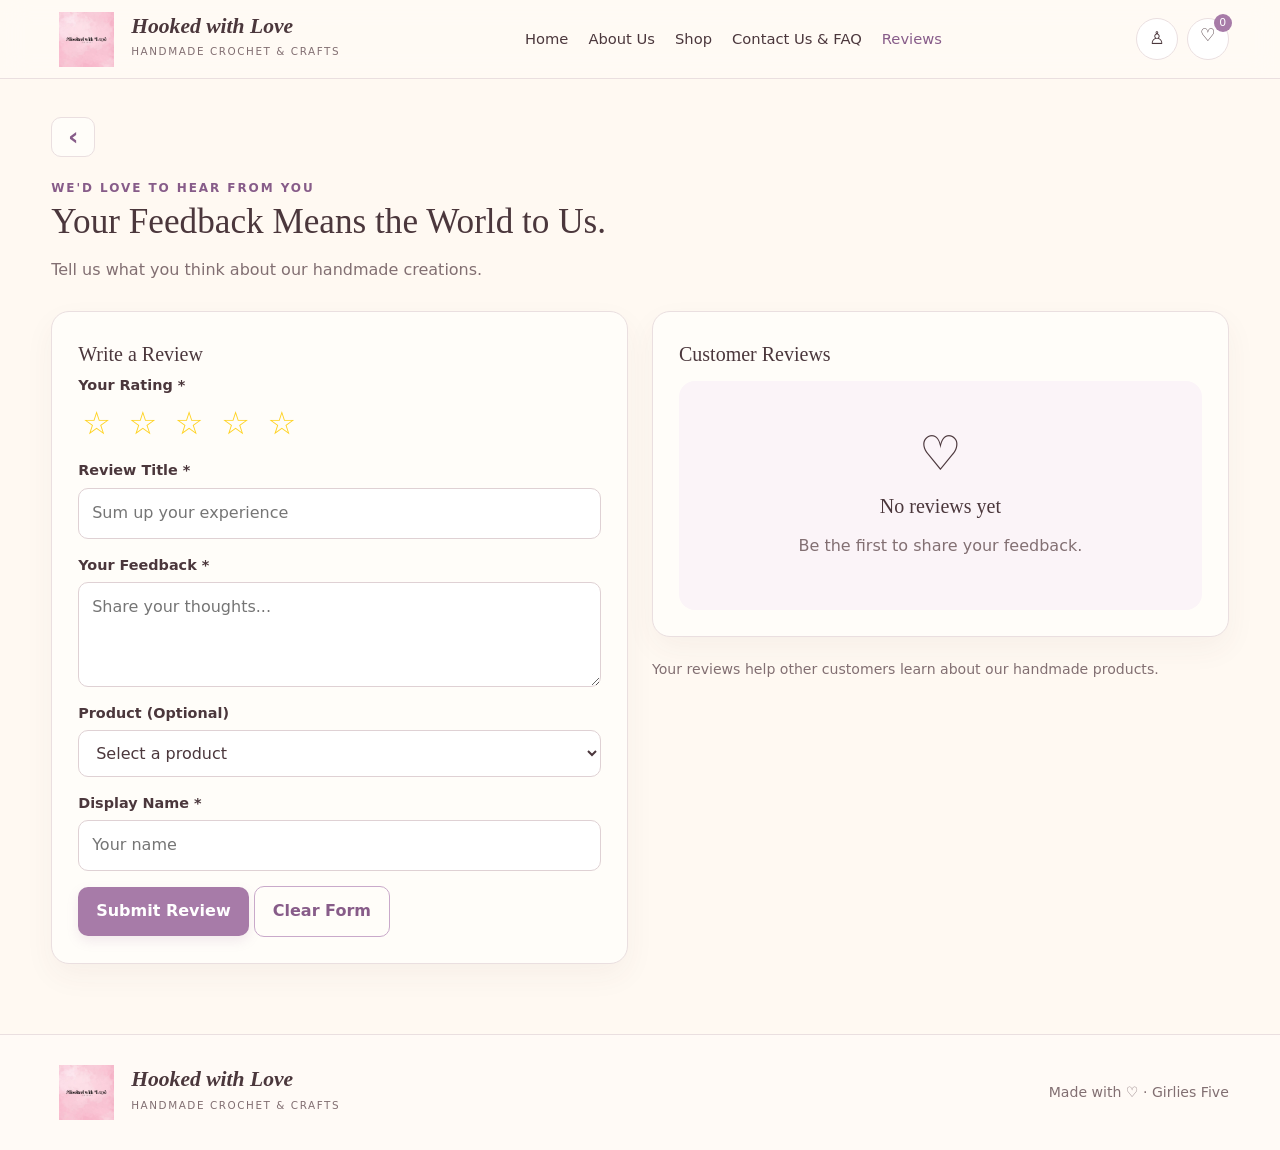
<file: reviews.html>
<!DOCTYPE html>
<html lang="en">
<head>
<meta charset="UTF-8">
<meta name="viewport" content="width=device-width, initial-scale=1.0">
<title>Hooked with Love | Handmade with Heart</title>
<meta name="description" content="Hooked with Love — handmade crochet creations and customizable gifts.">
<meta name="theme-color" content="#fff9f2">
<link rel="stylesheet" href="https://pyscript.net/releases/2024.11.1/core.css">
<link rel="stylesheet" href="styles.css">
<script type="module" src="https://pyscript.net/releases/2024.11.1/core.js"></script>
</head>
<body>
<div class="topbar">
<header class="wrap">
<a class="brand" href="home.html">
<img
    class="brand-logo"
    src="IMAGES/hookedwithlove_logo.png"
    alt="Hooked with Love — Handmade logo"
>
<span>
<strong>Hooked with Love</strong>
<small>Handmade crochet &amp; crafts</small>
</span>
</a>
<nav aria-label="Main navigation">
<a href="home.html">Home</a>
<a href="about.html">About Us</a>
<a href="shop.html">Shop</a>
<a href="contact.html">Contact Us &amp; FAQ</a>
<a href="reviews.html" class="active">Reviews</a>
</nav>
<div class="header-actions">
<div class="header-auth-control" id="authHeaderControl"></div>
<a aria-label="Customer profile" class="icon-btn" href="index.html#profile">♙</a>
<a aria-label="Shopping cart" class="icon-btn" href="index.html#cart">
            ♡<span class="count" id="cartCount">0</span>
</a>
</div>
</header>
</div>
<main class="wrap">
<section class="page active" id="reviews">
<button class="back" data-onclick="showPage('home')">‹</button>
<div class="page-title"><div class="eyebrow">We'd love to hear from you</div><h2>Your Feedback Means the World to Us.</h2><p>Tell us what you think about our handmade creations.</p></div>
<div class="review-layout">
<div class="form-card">
<h3>Write a Review</h3>
<form data-onsubmit="submitReview(event)">
<div class="field">
<label>Your Rating *</label>
<div aria-label="Choose a rating" class="stars" id="starPicker" role="group">
<button data-onclick="setStars(1)" data-star="1" type="button">☆</button>
<button data-onclick="setStars(2)" data-star="2" type="button">☆</button>
<button data-onclick="setStars(3)" data-star="3" type="button">☆</button>
<button data-onclick="setStars(4)" data-star="4" type="button">☆</button>
<button data-onclick="setStars(5)" data-star="5" type="button">☆</button>
</div>
</div>
<div class="field"><label for="reviewTitle">Review Title *</label><input id="reviewTitle" placeholder="Sum up your experience" required=""/></div>
<div class="field"><label for="reviewComment">Your Feedback *</label><textarea id="reviewComment" placeholder="Share your thoughts..." required=""></textarea></div>
<div class="field"><label for="reviewProduct">Product (Optional)</label><select id="reviewProduct"><option value="">Select a product</option></select></div>
<div class="field"><label for="reviewName">Display Name *</label><input id="reviewName" placeholder="Your name" required=""/></div>
<button class="btn btn-primary" type="submit">Submit Review</button>
<button class="btn btn-secondary" data-onclick="setStars(0)" type="reset">Clear Form</button>
</form>
</div>
<div>
<div class="panel mb">
<h3>Customer Reviews</h3>
<div id="ratingSummary"><div class="empty"><div class="empty-icon">♡</div><h3>No reviews yet</h3><p>Be the first to share your feedback.</p></div></div>
</div>
<div id="reviewList"></div>
<p class="subtle">Your reviews help other customers learn about our handmade products.</p>
</div>
</div>
</section>
</main>
<footer>
<div class="wrap footer-row">
<a class="brand" href="home.html">
<img
    class="brand-logo"
    src="IMAGES/hookedwithlove_logo.png"
    alt="Hooked with Love — Handmade logo"
>
<span><strong>Hooked with Love</strong><small>Handmade crochet &amp; crafts</small></span>
</a>
<span class="subtle">Made with ♡ · Girlies Five</span>
</div>
</footer>
<div class="toast" id="toast" role="status" aria-live="polite"></div>
<script type="py" src="./app.py" config="./pyscript.toml"></script>
</body>
</html>
</file>
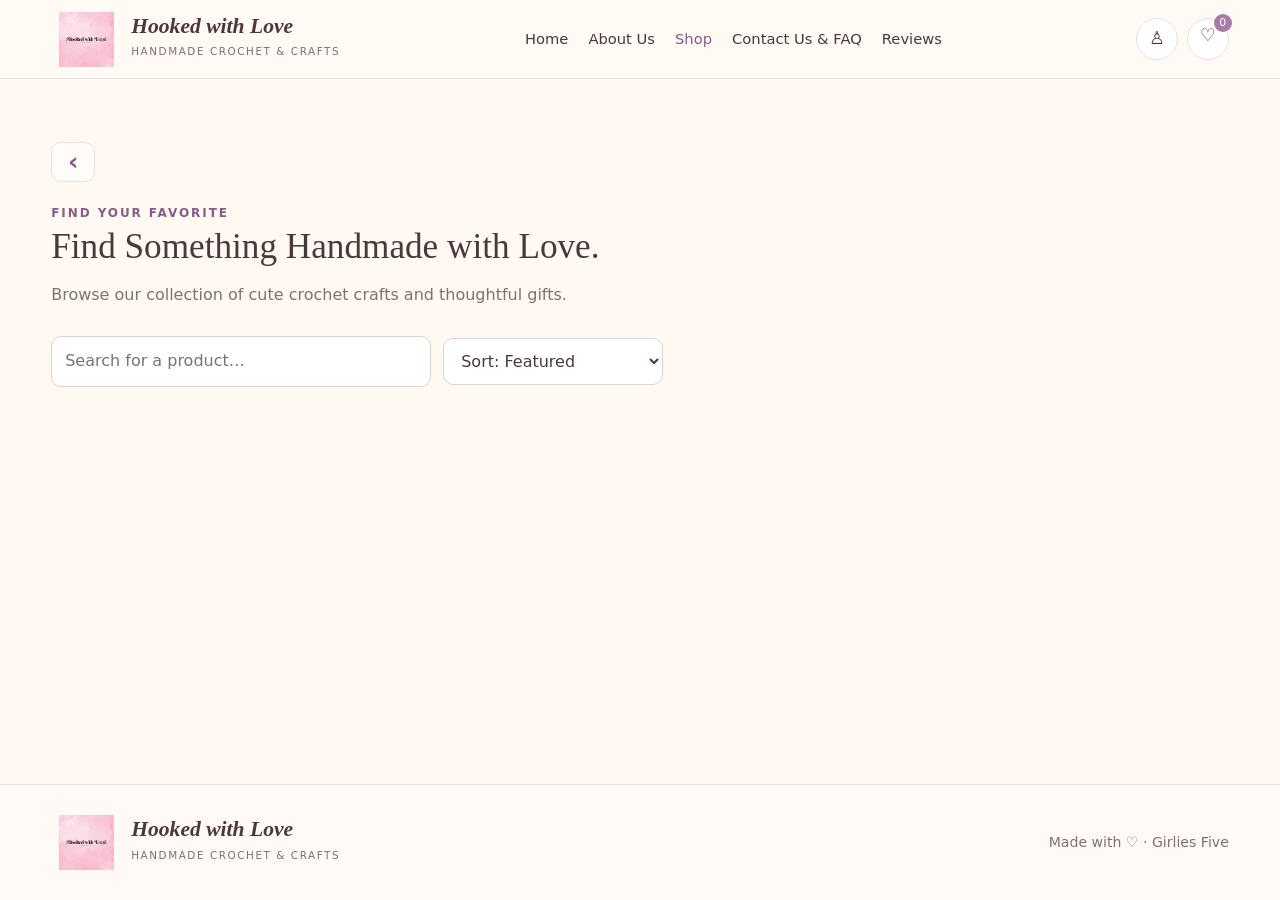
<file: shop.html>
<!DOCTYPE html>
<html lang="en">
<head>
<meta charset="UTF-8">
<meta name="viewport" content="width=device-width, initial-scale=1.0">
<title>Hooked with Love | Handmade with Heart</title>
<meta name="description" content="Hooked with Love — handmade crochet creations and customizable gifts.">
<meta name="theme-color" content="#fff9f2">
<link rel="stylesheet" href="https://pyscript.net/releases/2024.11.1/core.css">
<link rel="stylesheet" href="styles.css">
<script type="module" src="https://pyscript.net/releases/2024.11.1/core.js"></script>
</head>
<body>
<div class="topbar">
<header class="wrap">
<a class="brand" href="home.html">
<img
    class="brand-logo"
    src="IMAGES/hookedwithlove_logo.png"
    alt="Hooked with Love — Handmade logo"
>
<span>
<strong>Hooked with Love</strong>
<small>Handmade crochet &amp; crafts</small>
</span>
</a>
<nav aria-label="Main navigation">
<a href="home.html">Home</a>
<a href="about.html">About Us</a>
<a href="shop.html" class="active">Shop</a>
<a href="contact.html">Contact Us &amp; FAQ</a>
<a href="reviews.html">Reviews</a>
</nav>
<div class="header-actions">
<div class="header-auth-control" id="authHeaderControl"></div>
<a aria-label="Customer profile" class="icon-btn" href="index.html#profile">♙</a>
<a aria-label="Shopping cart" class="icon-btn" href="index.html#cart">
            ♡<span class="count" id="cartCount">0</span>
</a>
</div>
</header>
</div>
<main class="wrap">
<section class="page active" id="shop">
<button class="back" data-onclick="showPage('home')">‹</button>
<div class="page-title">
<div class="eyebrow">Find your favorite</div>
<h2>Find Something Handmade with Love.</h2>
<p>Browse our collection of cute crochet crafts and thoughtful gifts.</p>
</div>
<div class="toolbar">
<input class="search" data-oninput="renderProducts()" id="searchInput" placeholder="Search for a product…"/>
<select class="search" data-onchange="renderProducts()" id="sortSelect" style="max-width:220px;min-width:180px">
<option value="featured">Sort: Featured</option>
<option value="low">Price: Low to High</option>
<option value="high">Price: High to Low</option>
<option value="name">Name: A to Z</option>
</select>
</div>
<div class="filters" id="filters"></div>
<div class="grid" id="shopGrid"></div>
<div class="empty hidden" id="noResults">
<div class="empty-icon">🔎</div><h3>No products found</h3>
<p>Try another search or choose a different category.</p>
<button class="btn btn-secondary" data-onclick="resetShop()">Clear Search</button>
</div>
</section>
</main>
<footer>
<div class="wrap footer-row">
<a class="brand" href="home.html">
<img
    class="brand-logo"
    src="IMAGES/hookedwithlove_logo.png"
    alt="Hooked with Love — Handmade logo"
>
<span><strong>Hooked with Love</strong><small>Handmade crochet &amp; crafts</small></span>
</a>
<span class="subtle">Made with ♡ · Girlies Five</span>
</div>
</footer>
<div class="toast" id="toast" role="status" aria-live="polite"></div>
<script type="py" src="./app.py" config="./pyscript.toml"></script>
</body>
</html>
</file>
<file: styles.css>
:root {
    --cream: #fff9f2;
    --paper: #fffdf9;
    --lav: #a77ba8;
    --lav-dark: #875c89;
    --sage: #a8b99a;
    --blush: #f2d6d8;
    --brown: #4b373c;
    --muted: #826f72;
    --line: #eadfe0;
    --white: #fff;
    --shadow: 0 12px 30px #5a39400d;
    --radius: 18px;
}

* {
    box-sizing: border-box;
}

html {
    scroll-behavior: smooth;
}

body {
    min-height: 100vh;
    display: flex;
    flex-direction: column;
    margin: 0;
    background: var(--cream);
    color: var(--brown);
    font-family: Inter, ui-sans-serif, system-ui, -apple-system, "Segoe UI", sans-serif;
    line-height: 1.55;
}

button, input, select, textarea {
    font: inherit;
}

button {
    cursor: pointer;
}

.serif, h1, h2, h3 {
    font-family: Georgia, "Times New Roman", serif;
    font-weight: 500;
    line-height: 1.15;
}

h1 {
    font-size: clamp(2.4rem, 4.4vw, 4.5rem);
    margin: .3rem 0 1rem;
}

h2 {
    font-size: 2.2rem;
    margin: .25rem 0 1rem;
}

h3 {
    font-size: 1.25rem;
    margin: .3rem 0 .5rem;
}

p {
    color: var(--muted);
}

.wrap {
    width: min(1180px, 92%);
    margin: auto;
}

.topbar {
    position: sticky;
    top: 0;
    z-index: 20;
    background: #fffaf5ed;
    backdrop-filter: blur(14px);
    border-bottom: 1px solid var(--line);
}

header {
    min-height: 78px;
    display: flex;
    align-items: center;
    justify-content: space-between;
    gap: 22px;
}

.brand {
    display: flex;
    align-items: center;
    gap: 10px;
    text-decoration: none;
    color: var(--brown);
    min-width: 220px;
}

.brand-logo {
    display: block;
    width: 70px;
    height: 55px;
    object-fit: contain;
    object-position: center;
    margin: 0;
    padding: 0;
}

.brand strong {
    font-family: Georgia, serif;
    font-size: 1.35rem;
    font-style: italic;
    display: block;
    line-height: 1.1;
}

.brand small {
    font-size: .65rem;
    letter-spacing: .15em;
    text-transform: uppercase;
    color: var(--muted);
}

nav {
    display: flex;
    align-items: center;
    gap: 20px;
}

nav button, .icon-btn {
    border: 0;
    background: transparent;
    color: var(--brown);
    font-size: .92rem;
    padding: 9px 0;
}

nav button:hover, nav button.active {
    color: var(--lav-dark);
}

.header-actions {
    display: flex;
    gap: 9px;
}

.icon-btn {
    border: 1px solid var(--line);
    background: white;
    border-radius: 50%;
    width: 42px;
    height: 42px;
    padding: 0;
    font-size: 1.1rem;
    position: relative;
}

.count {
    position: absolute;
    right: -4px;
    top: -5px;
    background: var(--lav);
    color: white;
    font-size: .68rem;
    border-radius: 99px;
    min-width: 18px;
    height: 18px;
    display: grid;
    place-items: center;
}

.btn {
    border: 0;
    border-radius: 10px;
    padding: 12px 18px;
    font-weight: 650;
    display: inline-flex;
    justify-content: center;
    align-items: center;
    gap: 8px;
    text-decoration: none;
    transition: .18s;
}

.btn-primary {
    background: var(--lav);
    color: white;
    box-shadow: 0 5px 12px #a77ba826;
}

.btn-primary:hover {
    background: var(--lav-dark);
    transform: translateY(-1px);
}

.btn-secondary {
    background: var(--paper);
    color: var(--lav-dark);
    border: 1px solid #c9a9ca;
}

.btn-plain {
    background: transparent;
    color: var(--brown);
    padding: 9px 0;
}

.btn-small {
    padding: 9px 13px;
    font-size: .88rem;
}

.back {
    border: 1px solid var(--line);
    background: #fffdf9;
    color: var(--lav-dark);
    padding: 5px 13px;
    margin: 0 0 22px;
    font-weight: 800;
    font-size: 1.6rem;
    line-height: 1;
    border-radius: 10px;
    min-width: 44px;
    min-height: 40px;
}

.back:hover {
    background: #f2e8f2;
}

.page {
    display: none;
    padding: 38px 0 70px;
    min-height: 70vh;
}

.page.active {
    display: block;
}

.eyebrow {
    color: var(--lav-dark);
    font-weight: 750;
    text-transform: uppercase;
    letter-spacing: .16em;
    font-size: .75rem;
}

.hero {
    display: grid;
    grid-template-columns: 1.05fr .95fr;
    gap: 46px;
    align-items: center;
    padding: 42px 0 55px;
}

.hero-copy p {
    font-size: 1.1rem;
    max-width: 530px;
}

.hero-buttons {
    display: flex;
    gap: 12px;
    flex-wrap: wrap;
    margin: 25px 0;
}

/* HOME PAGE COLLAGE IMAGE */
.hero-image {
    min-height: 440px;
    width: 100%;
    border-radius: 28px;
    background: linear-gradient(135deg, #f3dfe2, #e8e8d9);
    position: relative;
    overflow: hidden;
    display: block;
}

.hero-image .hero-collage {
    display: block;
    width: 100%;
    height: 440px;
    min-height: 0;
    object-fit: cover;
    object-position: center;
    border-radius: 28px;
}

.floating-note {
    position: absolute;
    bottom: 22px;
    left: 22px;
    background: #fffdf2ed;
    padding: 14px 18px;
    border-radius: 14px;
    box-shadow: var(--shadow);
    font-size: .88rem;
    color: var(--brown);
}

.section {
    padding: 30px 0 46px;
}

.section-head {
    display: flex;
    justify-content: space-between;
    align-items: end;
    gap: 16px;
    margin-bottom: 22px;
}

.section-head p {
    margin: 0;
}

.grid {
    display: grid;
    grid-template-columns: repeat(4, minmax(0, 1fr));
    gap: 18px;
}

.category, .product, .panel, .form-card, .summary {
    background: var(--paper);
    border: 1px solid var(--line);
    border-radius: var(--radius);
    box-shadow: var(--shadow);
}

.category {
    padding: 22px 12px;
    text-align: center;
    cursor: pointer;
    transition: .2s;
}

.category:hover, .product:hover {
    transform: translateY(-3px);
}

/* Category image styling */
.category-icon {
    height: 120px;
    width: 120px;
    border-radius: 16px;
    margin: 0 auto 12px;
    display: block;
    object-fit: cover;
    object-position: center;
    background: #f2e8f1;
    overflow: hidden;
}

.category:nth-child(2) .category-icon {
    background: #f8e5e6;
}

.category:nth-child(3) .category-icon {
    background: #e9eee3;
}

.category:nth-child(4) .category-icon {
    background: #f6ead8;
}

.category h3 {
    font-family: inherit;
    font-size: .98rem;
    font-weight: 700;
}

.product {
    overflow: hidden;
    transition: .2s;
}

.product-art {
    height: 205px;
    display: grid;
    place-items: center;
    font-size: 5rem;
    background: linear-gradient(135deg, #f7e9e4, #eee8f0);
    overflow: hidden;
}

.product-art img {
    display: block;
    width: 100%;
    height: 100%;
    object-fit: contain;
}

.image-placeholder, .mini-art-fallback, .checkout-photo-fallback {
    width: 100%;
    height: 100%;
    min-height: 100px;
    display: grid;
    place-items: center;
    align-content: center;
    gap: 5px;
    text-align: center;
    background: linear-gradient(135deg, #f7e9e4, #eee8f0);
    color: var(--muted);
    font-size: .82rem;
}

.placeholder-plus {
    font-size: 3rem;
}

.image-placeholder small {
    font-size: .7rem;
}

.product:nth-child(3n+2) .product-art {
    background: linear-gradient(135deg, #f5e5e7, #e6ecdf);
}

.product:nth-child(3n) .product-art {
    background: linear-gradient(135deg, #f2e9d8, #eee2ef);
}

.product-body {
    padding: 16px;
}

.product-body p {
    font-size: .86rem;
    margin: .3rem 0;
}

.price {
    font-weight: 800;
    color: var(--brown);
}

.product-foot {
    display: flex;
    justify-content: space-between;
    align-items: center;
    gap: 10px;
    margin-top: 12px;
}

.section-tint {
    background: #f7edf3;
    border-radius: 28px;
    padding: 32px;
    margin: 20px 0 38px;
}

.split {
    display: grid;
    grid-template-columns: 1fr 1fr;
    gap: 26px;
    align-items: start;
}

.page-title {
    margin-bottom: 28px;
}

.page-title p {
    max-width: 680px;
}

.filters {
    display: flex;
    gap: 9px;
    flex-wrap: wrap;
    margin: 18px 0;
}

.chip {
    border: 1px solid var(--line);
    border-radius: 99px;
    background: white;
    padding: 8px 14px;
    color: var(--brown);
    font-size: .86rem;
}

.chip.active, .chip:hover {
    background: var(--lav);
    color: white;
    border-color: var(--lav);
}

.toolbar {
    display: flex;
    gap: 12px;
    align-items: center;
    flex-wrap: wrap;
}

.field {
    display: flex;
    flex-direction: column;
    gap: 6px;
    margin-bottom: 15px;
}

.field label {
    font-weight: 650;
    font-size: .9rem;
}

.field input, .field select, .field textarea, .search {
    border: 1px solid #dfd1d4;
    background: white;
    border-radius: 10px;
    padding: 12px 13px;
    color: var(--brown);
    width: 100%;
    outline: none;
}

.field input:focus, .field select:focus, .field textarea:focus, .search:focus {
    border-color: var(--lav);
    box-shadow: 0 0 0 3px #a77ba81a;
}

.field textarea {
    min-height: 105px;
    resize: vertical;
}

.search {
    min-width: 260px;
    max-width: 380px;
}

.form-card, .panel, .summary {
    padding: 26px;
}

.panel h3, .summary h3 {
    margin-bottom: 15px;
}

.subtle {
    font-size: .88rem;
    color: var(--muted);
}

.pill {
    display: inline-block;
    border-radius: 99px;
    padding: 5px 10px;
    background: #edf1e9;
    color: #546b4b;
    font-size: .76rem;
    font-weight: 700;
}

.auth-grid {
    display: grid;
    grid-template-columns: minmax(0, 520px);
    gap: 22px;
    max-width: 560px;
    margin: auto;
}

.auth-screen {
    max-width: 560px;
    margin: auto;
}

.profile-avatar {
    width: 112px;
    height: 112px;
    object-fit: cover;
    border-radius: 50%;
    border: 4px solid #f2e8f2;
    background: #f2e8f2;
    display: block;
    margin: 0 auto 12px;
}

.video-frame {
    display: block;
    width: 100%;
    aspect-ratio: 16 / 9;
    border: 0;
    border-radius: 18px;
    background: #f2e8f2;
    object-fit: cover;
}

.social-link {
    display: inline-flex;
    align-items: center;
    gap: 10px;
    text-decoration: none;
    color: var(--lav-dark);
    font-weight: 700;
    padding: 12px 16px;
    border: 1px solid var(--line);
    border-radius: 12px;
    background: white;
}

.faq-item {
    padding: 18px 0;
    border-bottom: 1px solid var(--line);
}

.faq-item h3 {
    font-family: inherit;
    font-size: 1rem;
    font-weight: 750;
}

.auth-card form button {
    cursor: pointer;
}

.password-wrap {
    display: flex;
    align-items: stretch;
    position: relative;
}

.password-wrap input {
    padding-right: 82px;
}

.password-toggle {
    position: absolute;
    right: 7px;
    top: 50%;
    transform: translateY(-50%);
    border: 0 !important;
    background: transparent !important;
    color: var(--lav-dark);
    font-size: .82rem;
    font-weight: 750;
    padding: 7px 8px !important;
    border-radius: 7px;
    box-shadow: none !important;
}

.password-toggle:hover {
    background: #f7edf3 !important;
}

.auth-card .text-link {
    cursor: pointer;
}

.auth-card {
    padding: 28px;
}

.auth-card h2 {
    font-size: 1.8rem;
}

.text-link {
    border: 0;
    background: none;
    color: var(--lav-dark);
    font-weight: 750;
    padding: 0;
}

.divider {
    height: 1px;
    background: var(--line);
    margin: 18px 0;
}

.product-detail {
    display: grid;
    grid-template-columns: 1fr 1fr;
    gap: 42px;
}

.product-gallery {
    display: grid;
    grid-template-columns: 75px 1fr;
    gap: 14px;
}

.thumbs {
    display: flex;
    flex-direction: column;
    gap: 10px;
}

.thumb {
    border: 1px solid var(--line);
    border-radius: 10px;
    background: #f4e6e9;
    height: 70px;
    display: grid;
    place-items: center;
    font-size: 1.8rem;
}

.main-product-art {
    min-height: 430px;
    display: grid;
    place-items: center;
    border-radius: 22px;
    background: linear-gradient(140deg, #f7e6e5, #e8eadf);
    font-size: 10rem;
    overflow: hidden;
}

.main-product-art img {
    width: 100%;
    height: 100%;
    min-height: inherit;
    object-fit: contain;
}

.swatches {
    display: flex;
    gap: 10px;
}

.swatch {
    width: 32px;
    height: 32px;
    border: 3px solid white;
    outline: 1px solid var(--line);
    border-radius: 50%;
}

.swatch.selected {
    outline: 2px solid var(--lav);
}

.qty {
    display: inline-flex;
    border: 1px solid var(--line);
    border-radius: 9px;
    overflow: hidden;
    align-items: center;
    background: white;
}

.qty button {
    border: 0;
    background: white;
    width: 38px;
    height: 38px;
    font-size: 1.1rem;
}

.qty span {
    min-width: 32px;
    text-align: center;
}

.cart-row {
    display: grid;
    grid-template-columns: 78px 1fr auto auto auto;
    gap: 15px;
    align-items: center;
    padding: 17px 0;
    border-bottom: 1px solid var(--line);
}

.mini-art {
    height: 72px;
    width: 72px;
    border-radius: 12px;
    display: grid;
    place-items: center;
    background: #f3e6e8;
    font-size: 2.3rem;
    overflow: hidden;
}

.mini-art img, .checkout-product-photo img {
    width: 100%;
    height: 100%;
    object-fit: contain;
}

.cart-layout {
    display: grid;
    grid-template-columns: 1.5fr .8fr;
    gap: 24px;
}

.summary-line {
    display: flex;
    justify-content: space-between;
    gap: 12px;
    padding: 9px 0;
    color: var(--muted);
}

.summary-line.total {
    border-top: 1px solid var(--line);
    margin-top: 8px;
    padding-top: 16px;
    color: var(--brown);
    font-weight: 800;
    font-size: 1.1rem;
}

.stepper {
    display: flex;
    justify-content: center;
    gap: 10px;
    margin: 15px 0 28px;
}

.step {
    padding: 8px 13px;
    border-radius: 99px;
    background: #eee6ed;
    color: var(--muted);
    font-size: .85rem;
}

.step.active {
    background: var(--lav);
    color: white;
}

.success {
    text-align: center;
    max-width: 760px;
    margin: auto;
    padding: 35px;
}

.success-icon {
    width: 76px;
    height: 76px;
    border-radius: 50%;
    background: #e6efdf;
    color: #4d7846;
    display: grid;
    place-items: center;
    font-size: 2.5rem;
    margin: 0 auto 20px;
}

.timeline {
    border-left: 2px solid #d9c2da;
    margin: 10px 0 0 10px;
    padding-left: 22px;
}

.timeline-item {
    position: relative;
    padding: 0 0 25px;
}

.timeline-item:before {
    content: "";
    position: absolute;
    left: -30px;
    top: 5px;
    width: 13px;
    height: 13px;
    border-radius: 50%;
    background: var(--lav);
    border: 3px solid #f0e4f0;
}

.stars {
    letter-spacing: 3px;
    color: #c69b4c;
    font-size: 1.3rem;
}

/* Yellow rating stars */
.stars {
    color: #ffd21f;
}
#starPicker button {
    color: #ffd21f;
    background: transparent;
    border: 0;
    padding: 2px 4px;
    font-size: 2rem;
    line-height: 1.2;
    cursor: pointer;
}
#starPicker button:hover,
#starPicker button:focus-visible {
    color: #f0b900;
    transform: scale(1.08);
}
.auth-header-btn {
    border: 1px solid var(--lav);
    border-radius: 999px;
    background: white;
    color: var(--lav-dark);
    padding: 10px 13px;
    font-weight: 700;
    white-space: nowrap;
    cursor: pointer;
}
.auth-header-btn.primary {
    background: var(--lav);
    color: white;
}
.auth-greeting {
    border: 0;
    background: transparent;
    color: var(--lav-dark);
    font-weight: 700;
    cursor: pointer;
    white-space: nowrap;
    padding: 10px 4px;
}

.review-layout {
    display: grid;
    grid-template-columns: 1fr 1fr;
    gap: 24px;
}

.empty {
    text-align: center;
    padding: 35px 20px;
    background: #fbf4f8;
    border-radius: 16px;
}

.empty-icon {
    font-size: 3rem;
}

.profile-layout {
    display: grid;
    grid-template-columns: 245px 1fr;
    gap: 22px;
}

.side-menu button {
    display: block;
    width: 100%;
    text-align: left;
    padding: 12px;
    border: 0;
    border-radius: 9px;
    background: transparent;
    color: var(--brown);
}

.side-menu button.active, .side-menu button:hover {
    background: #f2e8f2;
    color: var(--lav-dark);
}

table {
    width: 100%;
    border-collapse: collapse;
    font-size: .9rem;
}

th, td {
    text-align: left;
    padding: 13px 10px;
    border-bottom: 1px solid var(--line);
}

th {
    color: var(--muted);
    font-weight: 650;
}

footer {
    margin-top: auto;
    border-top: 1px solid var(--line);
    background: #fffaf6;
    padding: 30px 0;
    color: var(--muted);
}

.footer-row {
    display: flex;
    justify-content: space-between;
    gap: 25px;
    align-items: center;
}

.footer-links {
    display: flex;
    gap: 17px;
    flex-wrap: wrap;
}

.footer-links button {
    border: 0;
    background: none;
    color: var(--muted);
    padding: 0;
}

.toast {
    position: fixed;
    right: 24px;
    bottom: 24px;
    background: var(--brown);
    color: white;
    padding: 14px 18px;
    border-radius: 12px;
    box-shadow: var(--shadow);
    z-index: 50;
    display: none;
}

.toast.show {
    display: block;
}

.notice {
    background: #edf1e9;
    border-radius: 10px;
    padding: 12px 14px;
    color: #52664a;
    font-size: .88rem;
}

.hidden {
    display: none !important;
}

.center {
    text-align: center;
}

.mt {
    margin-top: 22px;
}

.mb {
    margin-bottom: 22px;
}

.wide {
    width: 100%;
}

.checkout-product-line {
    display: grid;
    grid-template-columns: 44px 1fr auto;
    gap: 10px;
    align-items: center;
    padding: 10px 0;
}

.checkout-product-photo {
    width: 44px;
    height: 44px;
    border-radius: 8px;
    overflow: hidden;
    background: #f3e6e8;
}

@media (max-width: 900px) {
    header {
        flex-wrap: wrap;
        padding: 14px 0;
    }

    nav {
        order: 3;
        width: 100%;
        overflow-x: auto;
        gap: 18px;
    }

    .brand {
        min-width: unset;
    }

    .hero, .split, .product-detail, .cart-layout, .review-layout {
        grid-template-columns: 1fr;
    }

    .hero-image, .hero-image .hero-collage {
        min-height: 310px;
        height: 310px;
    }

    .grid {
        grid-template-columns: repeat(2, minmax(0, 1fr));
    }

    .auth-grid {
        grid-template-columns: 1fr;
    }

    .profile-layout {
        grid-template-columns: 1fr;
    }

    .cart-row {
        grid-template-columns: 60px 1fr auto;
    }

    .cart-row .qty, .cart-row .line-total {
        grid-column: 2;
    }

    .product-gallery {
        grid-template-columns: 55px 1fr;
    }

    .main-product-art {
        min-height: 300px;
    }

    .footer-row {
        align-items: flex-start;
        flex-direction: column;
    }
}

@media (max-width: 520px) {
    h1 {
        font-size: 2.5rem;
    }

    h2 {
        font-size: 1.8rem;
    }

    .grid {
        gap: 10px;
    }

    .product-art {
        height: 150px;
    }

    .product-body {
        padding: 12px;
    }

    .product-foot {
        align-items: flex-start;
        flex-direction: column;
    }

    .form-card, .panel, .summary {
        padding: 19px;
    }

    .hero {
        padding-top: 20px;
    }

    .section-tint {
        padding: 22px;
    }

    .toolbar {
        align-items: stretch;
    }

    .search {
        min-width: 100%;
    }

    .cart-row {
        gap: 9px;
    }

    .hero-image, .hero-image .hero-collage {
        min-height: 280px;
        height: 280px;
    }

    .floating-note {
        left: 12px;
        bottom: 12px;
        padding: 11px 14px;
    }
}

/* Team photo placeholders and FAQ accordion */
.team-grid { grid-template-columns: repeat(4, minmax(0, 1fr)); }
.team-grid .team-card:nth-child(5) { grid-column: 2 / span 2; width: calc(50% - 9px); justify-self: center; }
.team-card { cursor: default; padding: 16px; min-width: 0; }
.team-card:hover { transform: translateY(-3px); }
.team-photo { width: 100%; height: 190px; margin: 0 auto 15px; border-radius: 14px; overflow: hidden; background: linear-gradient(135deg, #f7e9e4, #eee8f0); }
.team-photo img { width: 100%; height: 100%; object-fit: cover; display: block; }
.team-placeholder { width: 100%; height: 100%; display: none; place-items: center; align-content: center; gap: 8px; color: #826f72; font-size: 2.5rem; }
.team-placeholder span { font-size: .8rem; }
.team-card h3 { font-family: inherit; font-size: 1rem; font-weight: 700; overflow-wrap: anywhere; }
.faq-question { width: 100%; display: flex; justify-content: space-between; align-items: center; gap: 12px; text-align: left; border: 0; background: transparent; padding: 0; color: inherit; font: inherit; font-weight: 750; cursor: pointer; }
.faq-answer { padding-top: 12px; }
.faq-item[aria-expanded="false"] .faq-answer { display: none; }
.faq-mark { color: var(--lav-dark); font-size: 1.25rem; flex-shrink: 0; }
.social-link svg { width: 24px; height: 24px; flex-shrink: 0; }
@media (max-width: 900px) { .team-grid { grid-template-columns: repeat(2, minmax(0, 1fr)); } .team-grid .team-card:nth-child(5) { grid-column: 1 / -1; width: calc(50% - 9px); justify-self: center; } }
@media (max-width: 520px) { .team-grid { grid-template-columns: 1fr; } .team-grid .team-card:nth-child(5) { grid-column: 1; width: 100%; } .team-photo { height: 240px; } }


/* Multi-page navigation links use the same appearance as the original buttons. */
nav a {
    border: 0;
    background: transparent;
    color: var(--brown);
    font-size: .92rem;
    padding: 9px 0;
    text-decoration: none;
    white-space: nowrap;
}
nav a:hover, nav a.active {
    color: var(--lav-dark);
}
.header-actions a.icon-btn {
    display: grid;
    place-items: center;
    text-decoration: none;
}
</file>
